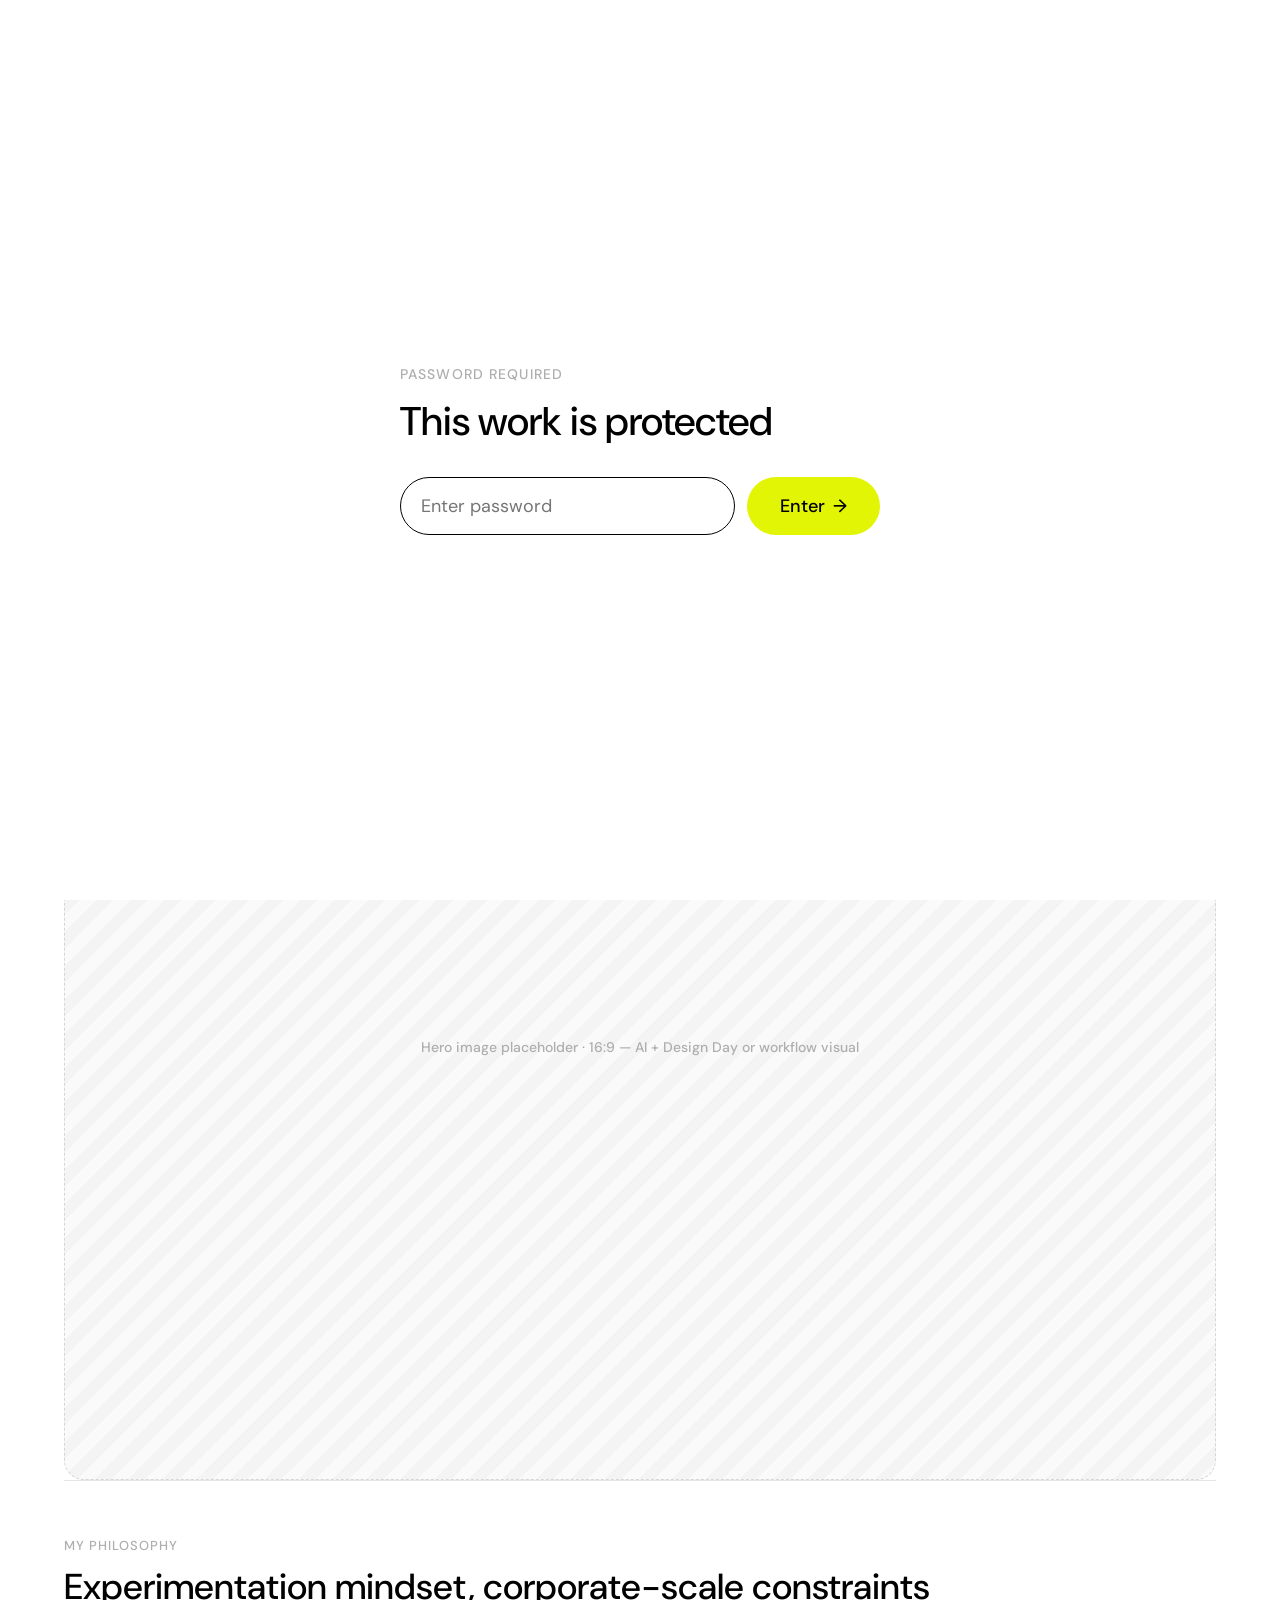
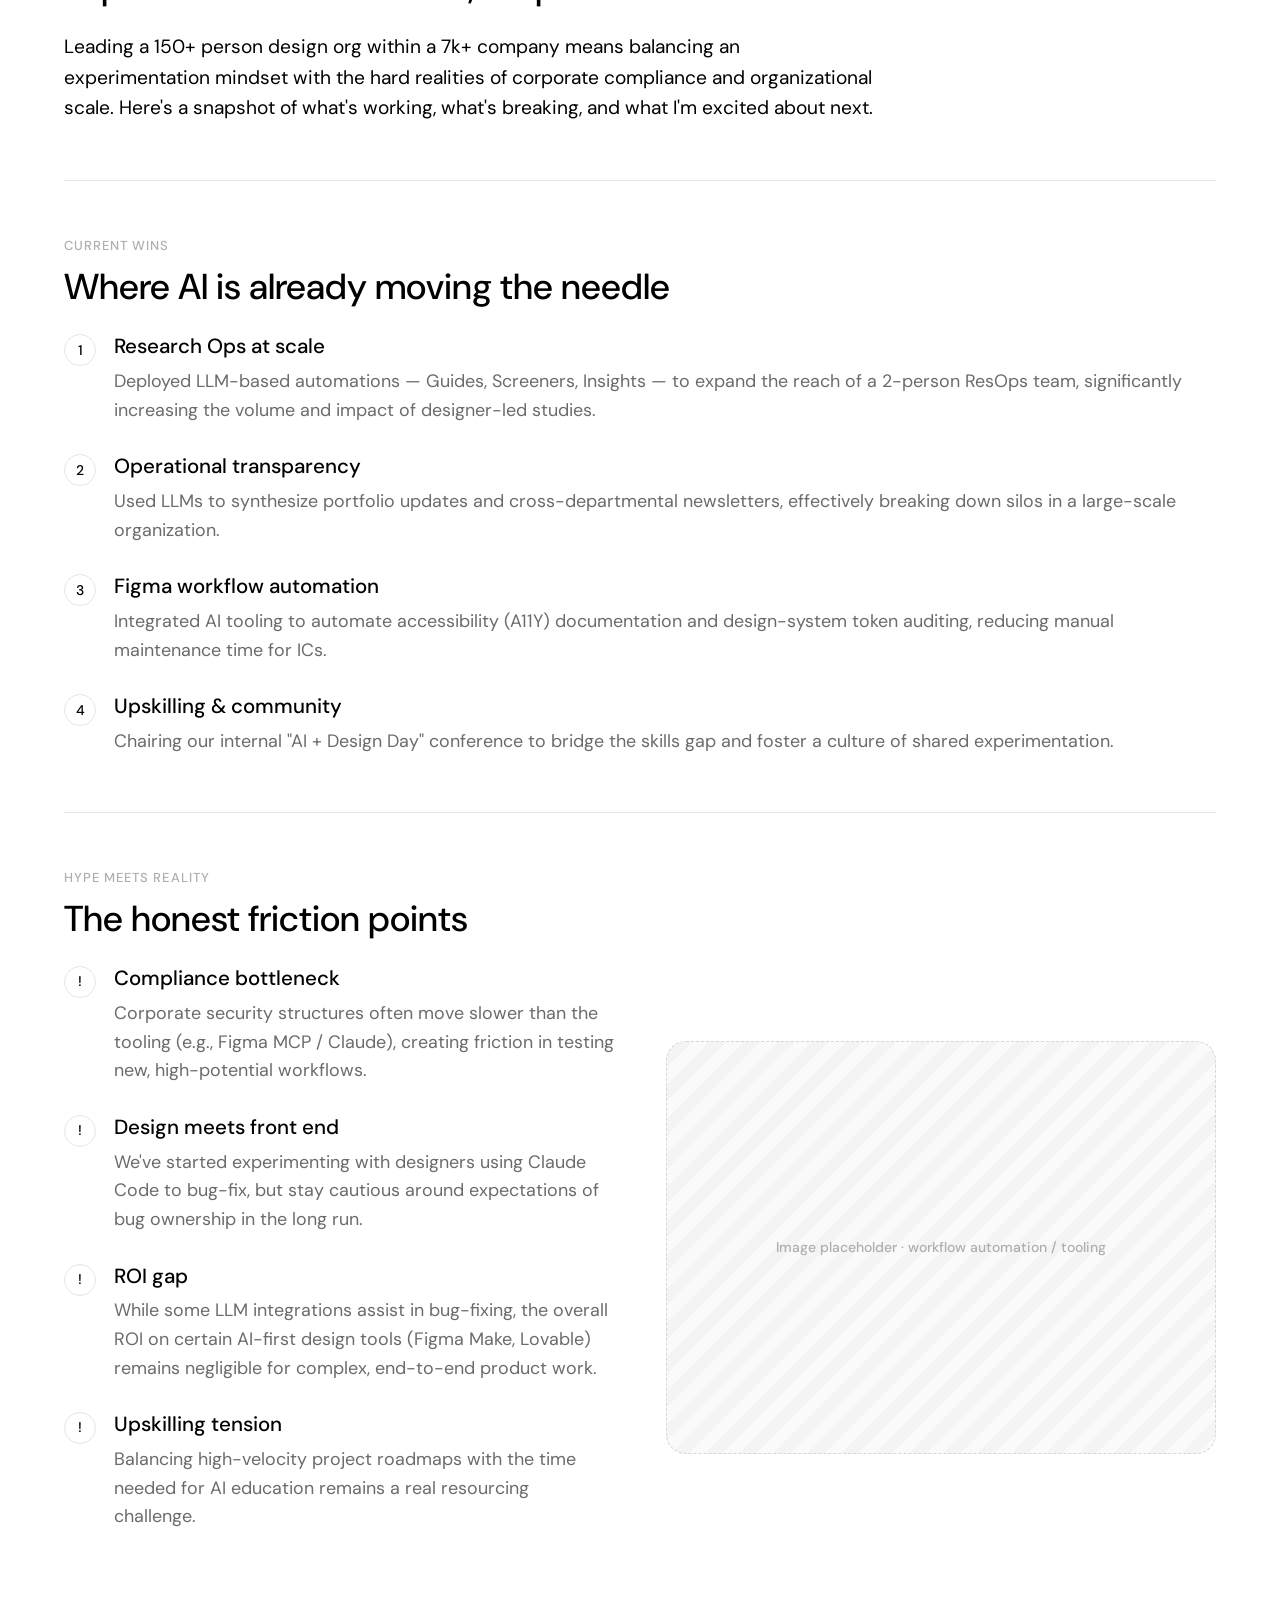
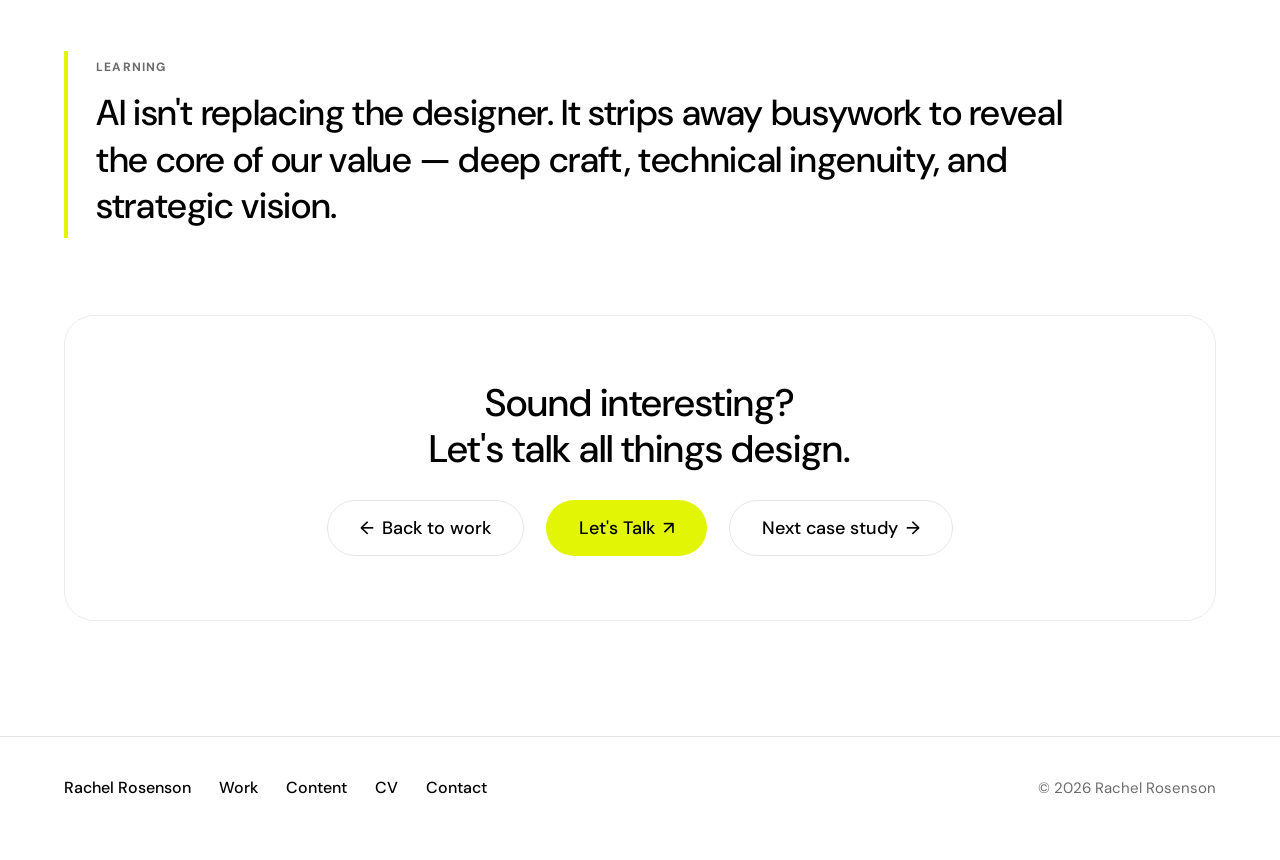
<file: case-studies/ai-org-evolution.html>
<!DOCTYPE html>
<html lang="en">
<head>
  <meta charset="UTF-8" />
  <meta name="viewport" content="width=device-width, initial-scale=1.0" />
  <title>AI Org Evolution — Rachel Rosenson</title>
  <meta name="description" content="AI Org Evolution at Zalando — pragmatically integrating AI across a 150+ person design org, balancing experimentation with compliance and scale." />

  <meta property="og:title" content="AI Org Evolution — Rachel Rosenson" />
  <meta property="og:description" content="Integrating AI across a 150+ person design org at Zalando." />
  <meta property="og:type" content="article" />

  <link rel="preconnect" href="https://fonts.googleapis.com" />
  <link rel="preconnect" href="https://fonts.gstatic.com" crossorigin />
  <link href="https://fonts.googleapis.com/css2?family=DM+Sans:opsz,wght@9..40,400;9..40,500;9..40,700&display=swap" rel="stylesheet" />

  <link rel="icon" href="../assets/images/profile.jpg" type="image/jpeg" />
  <link rel="stylesheet" href="../css/styles.css" />
  <script>
    if (history.scrollRestoration) history.scrollRestoration = 'manual';
    window.addEventListener('load', () => window.scrollTo(0, 0));
  </script>
</head>
<body>
  <!-- ================= NAV ================= -->
  <header class="nav" id="top">
    <a class="nav__brand" href="../index.html#top" aria-label="Rachel Rosenson — home">
      <img class="nav__avatar" src="../assets/images/profile.jpg" alt="Rachel Rosenson" />
      <span class="nav__name">Rachel Rosenson</span>
    </a>

    <nav class="nav__links" aria-label="Primary">
      <a href="../index.html#work">Work</a>
      <a href="../index.html#content">Content</a>
      <a href="https://drive.google.com/file/d/1DQpdxAFUiLNbOBtYfV8PcNjRHgSVkIpO/view?usp=sharing" target="_blank" rel="noopener">CV</a>
      <a href="../index.html#contact">Contact</a>
    </nav>

    <button class="nav__toggle" aria-label="Open menu" aria-expanded="false" aria-controls="mobile-menu">
      <span></span><span></span>
    </button>
  </header>

  <!-- Mobile menu -->
  <div class="mobile-menu" id="mobile-menu" hidden>
    <a href="../index.html#work">Work</a>
    <a href="../index.html#content">Content</a>
    <a href="https://drive.google.com/file/d/1DQpdxAFUiLNbOBtYfV8PcNjRHgSVkIpO/view?usp=sharing" target="_blank" rel="noopener">CV</a>
    <a href="../index.html#contact">Contact</a>
  </div>

  <main class="cs">
    <a class="cs-back" href="../index.html#work"><span aria-hidden="true">←</span> Back to work</a>

    <!-- ===== HERO ===== -->
    <header class="cs-hero">
      <p class="cs-eyebrow"><span class="cs-eyebrow__num">05</span> Case Study</p>
      <h1 class="cs-title">AI Org Evolution</h1>
      <div class="cs-meta">
        <div class="cs-meta__item">
          <span class="cs-meta__label">Company</span>
          <span class="cs-meta__value">Zalando</span>
        </div>
        <div class="cs-meta__item">
          <span class="cs-meta__label">My Role</span>
          <span class="cs-meta__value">Head of Design</span>
        </div>
        <div class="cs-meta__item">
          <span class="cs-meta__label">Scope</span>
          <span class="cs-meta__value">150+ Person Design Org</span>
        </div>
      </div>
      <p class="cs-summary">
        In an era of AI hype, we are in <strong>early experiments — not defined best
        practices</strong>. We aren't trying to "solve" AI; we are iteratively integrating it
        to move the needle on designer velocity and business impact.
      </p>
    </header>

    <!-- ===== HERO IMAGE ===== -->
    <div class="cs-ph cs-ph--wide" role="img" aria-label="Hero image placeholder">
      <span class="cs-ph__inner">Hero image placeholder · 16:9 — AI + Design Day or workflow visual</span>
    </div>

    <!-- ===== PHILOSOPHY ===== -->
    <section class="cs-block">
      <p class="cs-block__label">My Philosophy</p>
      <h2 class="cs-block__title">Experimentation mindset, corporate-scale constraints</h2>
      <p class="cs-block__text">
        Leading a 150+ person design org within a 7k+ company means balancing an
        experimentation mindset with the hard realities of corporate compliance and
        organizational scale. Here's a snapshot of what's working, what's breaking, and
        what I'm excited about next.
      </p>
    </section>

    <!-- ===== CURRENT WINS ===== -->
    <section class="cs-block">
      <p class="cs-block__label">Current Wins</p>
      <h2 class="cs-block__title">Where AI is already moving the needle</h2>
      <ol class="cs-moves">
        <li class="cs-move">
          <span class="cs-move__num">1</span>
          <div class="cs-move__body">
            <h3 class="cs-move__title">Research Ops at scale</h3>
            <p class="cs-move__text">Deployed LLM-based automations — Guides, Screeners, Insights — to expand the reach of a 2-person ResOps team, significantly increasing the volume and impact of designer-led studies.</p>
          </div>
        </li>
        <li class="cs-move">
          <span class="cs-move__num">2</span>
          <div class="cs-move__body">
            <h3 class="cs-move__title">Operational transparency</h3>
            <p class="cs-move__text">Used LLMs to synthesize portfolio updates and cross-departmental newsletters, effectively breaking down silos in a large-scale organization.</p>
          </div>
        </li>
        <li class="cs-move">
          <span class="cs-move__num">3</span>
          <div class="cs-move__body">
            <h3 class="cs-move__title">Figma workflow automation</h3>
            <p class="cs-move__text">Integrated AI tooling to automate accessibility (A11Y) documentation and design-system token auditing, reducing manual maintenance time for ICs.</p>
          </div>
        </li>
        <li class="cs-move">
          <span class="cs-move__num">4</span>
          <div class="cs-move__body">
            <h3 class="cs-move__title">Upskilling &amp; community</h3>
            <p class="cs-move__text">Chairing our internal "AI + Design Day" conference to bridge the skills gap and foster a culture of shared experimentation.</p>
          </div>
        </li>
      </ol>
    </section>

    <!-- ===== HYPE MEETS REALITY ===== -->
    <section class="cs-block">
      <p class="cs-block__label">Hype Meets Reality</p>
      <h2 class="cs-block__title">The honest friction points</h2>
      <div class="cs-split">
        <ol class="cs-moves">
          <li class="cs-move">
            <span class="cs-move__num">!</span>
            <div class="cs-move__body">
              <h3 class="cs-move__title">Compliance bottleneck</h3>
              <p class="cs-move__text">Corporate security structures often move slower than the tooling (e.g., Figma MCP / Claude), creating friction in testing new, high-potential workflows.</p>
            </div>
          </li>
          <li class="cs-move">
            <span class="cs-move__num">!</span>
            <div class="cs-move__body">
              <h3 class="cs-move__title">Design meets front end</h3>
              <p class="cs-move__text">We've started experimenting with designers using Claude Code to bug-fix, but stay cautious around expectations of bug ownership in the long run.</p>
            </div>
          </li>
          <li class="cs-move">
            <span class="cs-move__num">!</span>
            <div class="cs-move__body">
              <h3 class="cs-move__title">ROI gap</h3>
              <p class="cs-move__text">While some LLM integrations assist in bug-fixing, the overall ROI on certain AI-first design tools (Figma Make, Lovable) remains negligible for complex, end-to-end product work.</p>
            </div>
          </li>
          <li class="cs-move">
            <span class="cs-move__num">!</span>
            <div class="cs-move__body">
              <h3 class="cs-move__title">Upskilling tension</h3>
              <p class="cs-move__text">Balancing high-velocity project roadmaps with the time needed for AI education remains a real resourcing challenge.</p>
            </div>
          </li>
        </ol>
        <div class="cs-split__media">
          <div class="cs-ph" role="img" aria-label="AI workflow image placeholder">
            <span class="cs-ph__inner">Image placeholder · workflow automation / tooling</span>
          </div>
        </div>
      </div>
    </section>

    <!-- ===== LEARNING ===== -->
    <figure class="cs-quote">
      <p class="cs-quote__label">Learning</p>
      <blockquote>AI isn't replacing the designer. It strips away busywork to reveal the core of our value — deep craft, technical ingenuity, and strategic vision.</blockquote>
    </figure>

    <!-- ===== CTA ===== -->
    <section class="cs-cta">
      <h2 class="cs-cta__title">Sound interesting?<br />Let's talk all things design.</h2>
      <div class="hero__actions">
        <a class="btn btn--outline" href="../index.html#work"><span aria-hidden="true">←</span> Back to work</a>
        <a class="btn btn--primary" href="mailto:rosensonr@gmail.com">Let's Talk <span class="btn__arrow" aria-hidden="true">↗</span></a>
        <a class="btn btn--outline" href="strategic-foresight.html">Next case study <span aria-hidden="true">→</span></a>
      </div>
    </section>
  </main>

  <!-- ================= FOOTER ================= -->
  <footer class="footer">
    <nav class="footer__links" aria-label="Footer">
      <a href="../index.html#top">Rachel Rosenson</a>
      <a href="../index.html#work">Work</a>
      <a href="../index.html#content">Content</a>
      <a href="https://drive.google.com/file/d/1DQpdxAFUiLNbOBtYfV8PcNjRHgSVkIpO/view?usp=sharing" target="_blank" rel="noopener">CV</a>
      <a href="../index.html#contact">Contact</a>
    </nav>
    <p class="footer__copy">© <span id="year"></span> Rachel Rosenson</p>
  </footer>

  <script src="../js/casestudy.js"></script>
  <script src="../js/main.js" defer></script>
</body>
</html>
</file>
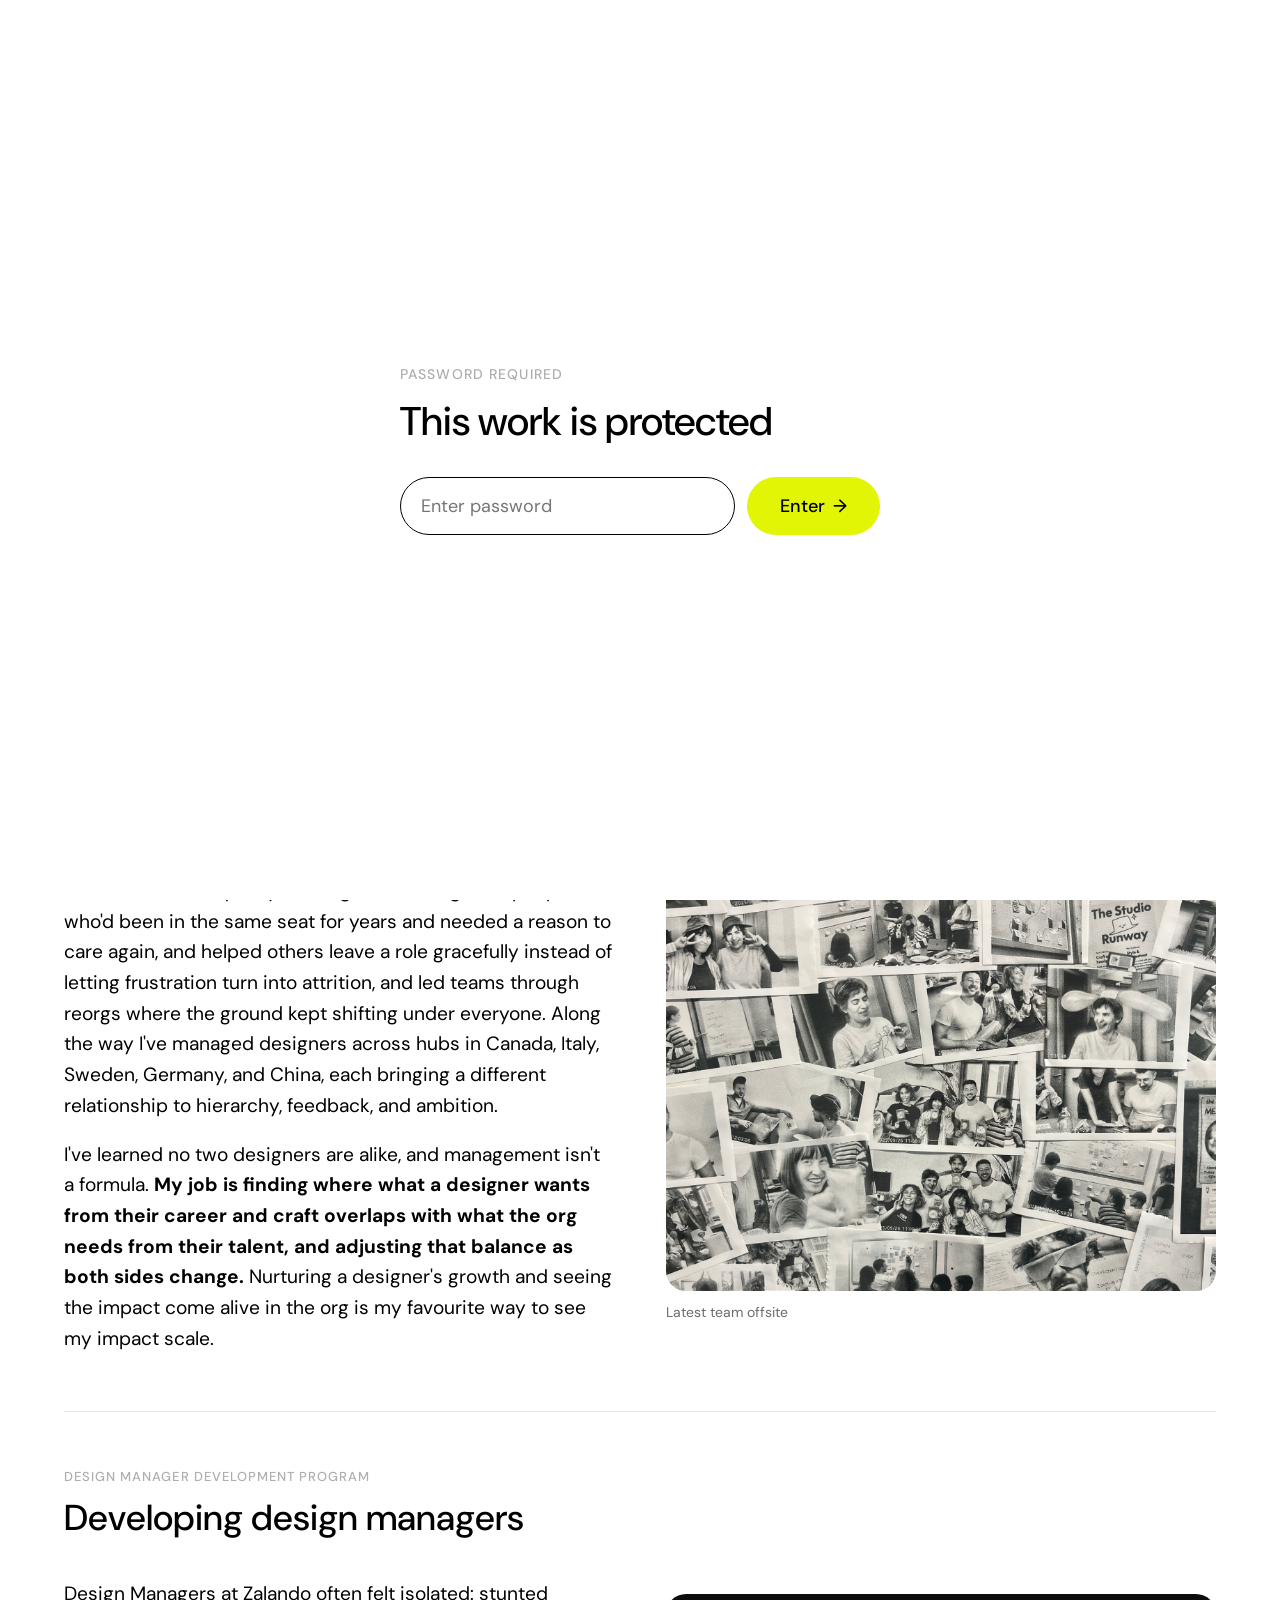
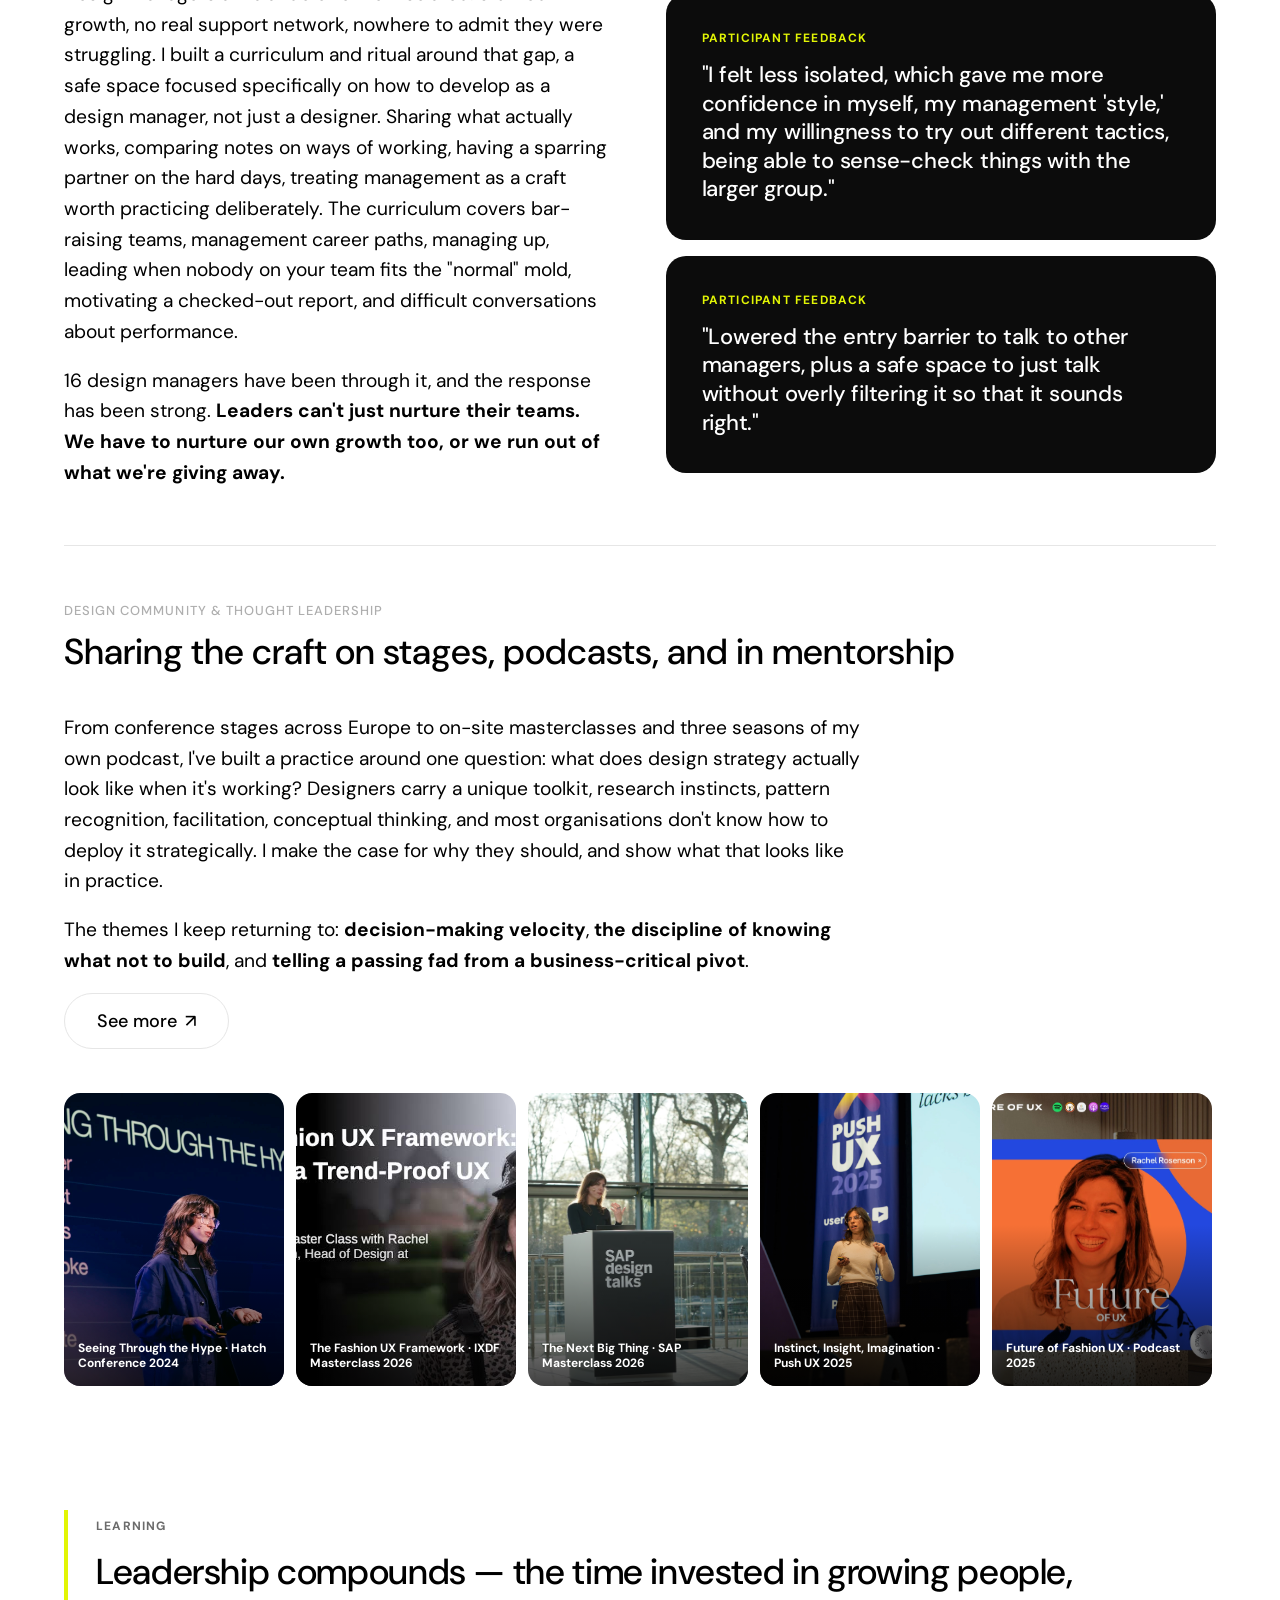
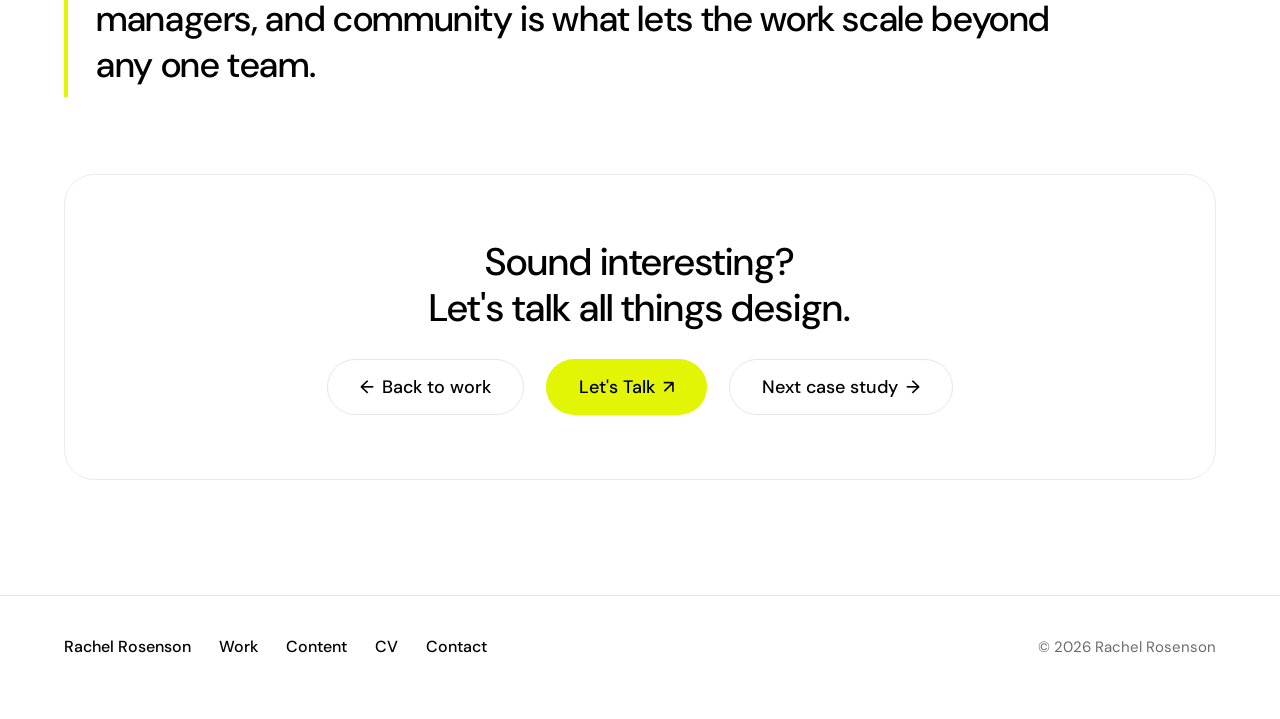
<file: case-studies/leadership-highlights.html>
<!DOCTYPE html>
<html lang="en">
<head>
  <meta charset="UTF-8" />
  <meta name="viewport" content="width=device-width, initial-scale=1.0" />
  <title>Leadership Highlights | Rachel Rosenson</title>
  <meta name="description" content="Leadership Highlights — coaching designers to growth, building a Design Manager development program, thought leadership, and D&I partnership." />

  <meta property="og:title" content="Leadership Highlights | Rachel Rosenson" />
  <meta property="og:description" content="Growing designers, managers, and community through coaching and culture." />
  <meta property="og:type" content="article" />

  <link rel="preconnect" href="https://fonts.googleapis.com" />
  <link rel="preconnect" href="https://fonts.gstatic.com" crossorigin />
  <link href="https://fonts.googleapis.com/css2?family=DM+Sans:opsz,wght@9..40,400;9..40,500;9..40,700&display=swap" rel="stylesheet" />

  <link rel="icon" href="../assets/images/profile.jpg" type="image/jpeg" />
  <link rel="stylesheet" href="../css/styles.css" />
  <script>
    if (history.scrollRestoration) history.scrollRestoration = 'manual';
    window.addEventListener('load', () => window.scrollTo(0, 0));
  </script>
</head>
<body>
  <!-- ================= NAV ================= -->
  <header class="nav" id="top">
    <a class="nav__brand" href="../index.html#top" aria-label="Rachel Rosenson, home">
      <img class="nav__avatar" src="../assets/images/profile.jpg" alt="Rachel Rosenson" />
      <span class="nav__name">Rachel Rosenson</span>
    </a>

    <nav class="nav__links" aria-label="Primary">
      <a href="../index.html#work">Work</a>
      <a href="../index.html#content">Content</a>
      <a href="https://drive.google.com/file/d/1DQpdxAFUiLNbOBtYfV8PcNjRHgSVkIpO/view?usp=sharing" target="_blank" rel="noopener">CV</a>
      <a href="../index.html#contact">Contact</a>
    </nav>

    <button class="nav__toggle" aria-label="Open menu" aria-expanded="false" aria-controls="mobile-menu">
      <span></span><span></span>
    </button>
  </header>

  <!-- Mobile menu -->
  <div class="mobile-menu" id="mobile-menu" hidden>
    <a href="../index.html#work">Work</a>
    <a href="../index.html#content">Content</a>
    <a href="https://drive.google.com/file/d/1DQpdxAFUiLNbOBtYfV8PcNjRHgSVkIpO/view?usp=sharing" target="_blank" rel="noopener">CV</a>
    <a href="../index.html#contact">Contact</a>
  </div>

  <main class="cs">
    <a class="cs-back" href="../index.html#work"><span aria-hidden="true">←</span> Back to work</a>

    <!-- ===== HERO ===== -->
    <header class="cs-hero">
      <p class="cs-eyebrow"><span class="cs-eyebrow__num">04</span> Case Study</p>
      <h1 class="cs-title">Leadership Highlights</h1>
      <div class="cs-meta">
        <div class="cs-meta__item">
          <span class="cs-meta__label">Company</span>
          <span class="cs-meta__value">Cross-company</span>
        </div>
        <div class="cs-meta__item">
          <span class="cs-meta__label">My Role</span>
          <span class="cs-meta__value">Design Leadership</span>
        </div>
        <div class="cs-meta__item">
          <span class="cs-meta__label">Focus</span>
          <span class="cs-meta__value">Ops · People · Community</span>
        </div>
      </div>
      <p class="cs-summary">
        I am a people lead for <strong>product designers, design operation managers, and user researchers</strong>. I invest
        in the people and culture behind the work by coaching designers, growing managers,
        shaping community, and standing up for inclusion.
      </p>
    </header>

    <!-- ===== COACHING ===== -->
    <section class="cs-block">
      <p class="cs-block__label">Coaching designers to growth</p>
      <h2 class="cs-block__title">Managing a diverse set of designers — in culture, seniority, and aspiration</h2>
      <div class="cs-split">
        <div>
          <p class="cs-block__text">I've coached designers into their next promotion, and sat with others who were quietly burning out. I've reignited people who'd been in the same seat for years and needed a reason to care again, and helped others leave a role gracefully instead of letting frustration turn into attrition, and led teams through reorgs where the ground kept shifting under everyone. Along the way I've managed designers across hubs in Canada, Italy, Sweden, Germany, and China, each bringing a different relationship to hierarchy, feedback, and ambition.</p>
          <p class="cs-block__text">I've learned no two designers are alike, and management isn't a formula. <strong>My job is finding where what a designer wants from their career and craft overlaps with what the org needs from their talent, and adjusting that balance as both sides change.</strong> Nurturing a designer's growth and seeing the impact come alive in the org is my favourite way to see my impact scale.</p>
        </div>
        <div class="cs-split__media">
          <figure style="margin:0;">
            <img src="../assets/casestudyimages/leadership-coaching.png" alt="Coaching designers to growth" style="width:100%;border-radius:20px;display:block;" />
            <figcaption style="margin-top:12px;font-size:14px;color:var(--muted);">Latest team offsite</figcaption>
          </figure>
        </div>
      </div>
    </section>

    <!-- ===== MANAGER PROGRAM ===== -->
    <section class="cs-block">
      <p class="cs-block__label">Design Manager Development Program</p>
      <h2 class="cs-block__title">Developing design managers</h2>
      <div class="cs-split" style="margin-top: clamp(28px, 4vw, 40px);">
        <div>
          <p class="cs-block__text">Design Managers at Zalando often felt isolated: stunted growth, no real support network, nowhere to admit they were struggling. I built a curriculum and ritual around that gap, a safe space focused specifically on how to develop as a design manager, not just a designer. Sharing what actually works, comparing notes on ways of working, having a sparring partner on the hard days, treating management as a craft worth practicing deliberately. The curriculum covers bar-raising teams, management career paths, managing up, leading when nobody on your team fits the "normal" mold, motivating a checked-out report, and difficult conversations about performance.</p>
          <p class="cs-block__text">16 design managers have been through it, and the response has been strong. <strong>Leaders can't just nurture their teams. We have to nurture our own growth too, or we run out of what we're giving away.</strong></p>
        </div>
        <div style="display: flex; flex-direction: column; gap: 16px;">
          <figure class="cs-quote" style="border: none; padding: clamp(24px,3vw,36px); margin: 0; background: #0c0c0c; border-radius: 20px;">
            <p class="cs-quote__label" style="color: var(--accent);">Participant Feedback</p>
            <blockquote style="font-size: clamp(18px, 2vw, 22px); color: #fff; font-weight: 500; margin: 0;">"I felt less isolated, which gave me more confidence in myself, my management 'style,' and my willingness to try out different tactics, being able to sense-check things with the larger group."</blockquote>
          </figure>
          <figure class="cs-quote" style="border: none; padding: clamp(24px,3vw,36px); margin: 0; background: #0c0c0c; border-radius: 20px;">
            <p class="cs-quote__label" style="color: var(--accent);">Participant Feedback</p>
            <blockquote style="font-size: clamp(18px, 2vw, 22px); color: #fff; font-weight: 500; margin: 0;">"Lowered the entry barrier to talk to other managers, plus a safe space to just talk without overly filtering it so that it sounds right."</blockquote>
          </figure>
        </div>
      </div>
    </section>

    <!-- ===== THOUGHT LEADERSHIP ===== -->
    <section class="cs-block">
      <p class="cs-block__label">Design Community &amp; Thought Leadership</p>
      <h2 class="cs-block__title">Sharing the craft on stages, podcasts, and in mentorship</h2>
      <div style="margin-top:clamp(28px,4vw,40px);max-width:800px;">
        <p class="cs-block__text">From conference stages across Europe to on-site masterclasses and three seasons of my own podcast, I've built a practice around one question: what does design strategy actually look like when it's working? Designers carry a unique toolkit, research instincts, pattern recognition, facilitation, conceptual thinking, and most organisations don't know how to deploy it strategically. I make the case for why they should, and show what that looks like in practice.</p>
        <p class="cs-block__text">The themes I keep returning to: <strong>decision-making velocity</strong>, <strong>the discipline of knowing what not to build</strong>, and <strong>telling a passing fad from a business-critical pivot</strong>.</p>
        <a href="../index.html#content" class="btn btn--outline" style="margin-top:16px;">See more <span aria-hidden="true">↗</span></a>
      </div>
      <div class="tl-carousel" style="margin-top:clamp(28px,4vw,40px);">
        <div class="tl-carousel__track">
          <a href="https://www.youtube.com/watch?v=bEqmOs09jD0" target="_blank" rel="noopener" style="background-image:url('../assets/images/hatch.jpg')"><span>Seeing Through the Hype · Hatch Conference 2024</span></a>
          <a href="https://ixdf.org/master-classes/the-fashion-ux-framework-become-a-trend-proof-ux-designer" target="_blank" rel="noopener" style="background-image:url('../assets/images/ixda.jpeg')"><span>The Fashion UX Framework · IXDF Masterclass 2026</span></a>
          <a href="http://sap.com/design/stories-resources/the-hype-detox" target="_blank" rel="noopener" style="background-image:url('../assets/images/sap.jpg')"><span>The Next Big Thing · SAP Masterclass 2026</span></a>
          <a href="https://www.pushconf.tv/instinct-insight-and-imagination/" target="_blank" rel="noopener" style="background-image:url('../assets/images/pushux.avif')"><span>Instinct, Insight, Imagination · Push UX 2025</span></a>
          <a href="https://open.spotify.com/show/7s2Cy6IIimjxE4zVES9wWs?si=7e0b866b41c04b3f&nd=1&dlsi=1e875156cec44303" target="_blank" rel="noopener" style="background-image:url('../assets/images/futureuxpodcast.webp')"><span>Future of Fashion UX · Podcast 2025</span></a>
          <a href="https://open.spotify.com/episode/4fCw3WGeTauERN00VZ0IeJ?si=1036f03493ed481c&nd=1&dlsi=bda66643f14e4e6e" target="_blank" rel="noopener" style="background-image:url('../assets/images/flexi.jpeg')"><span>Designing Your Way · Podcast 2025</span></a>
          <a href="https://open.spotify.com/show/7s2Cy6IIimjxE4zVES9wWs" target="_blank" rel="noopener" style="background-image:url('../assets/images/descender.jpeg')"><span>Descender · Host &amp; Creator, 3 seasons</span></a>
          <!-- duplicate set for seamless loop -->
          <a href="https://www.youtube.com/watch?v=bEqmOs09jD0" target="_blank" rel="noopener" style="background-image:url('../assets/images/hatch.jpg')"><span>Seeing Through the Hype · Hatch Conference 2024</span></a>
          <a href="https://ixdf.org/master-classes/the-fashion-ux-framework-become-a-trend-proof-ux-designer" target="_blank" rel="noopener" style="background-image:url('../assets/images/ixda.jpeg')"><span>The Fashion UX Framework · IXDF Masterclass 2026</span></a>
          <a href="http://sap.com/design/stories-resources/the-hype-detox" target="_blank" rel="noopener" style="background-image:url('../assets/images/sap.jpg')"><span>The Next Big Thing · SAP Masterclass 2026</span></a>
          <a href="https://www.pushconf.tv/instinct-insight-and-imagination/" target="_blank" rel="noopener" style="background-image:url('../assets/images/pushux.avif')"><span>Instinct, Insight, Imagination · Push UX 2025</span></a>
          <a href="https://open.spotify.com/show/7s2Cy6IIimjxE4zVES9wWs?si=7e0b866b41c04b3f&nd=1&dlsi=1e875156cec44303" target="_blank" rel="noopener" style="background-image:url('../assets/images/futureuxpodcast.webp')"><span>Future of Fashion UX · Podcast 2025</span></a>
          <a href="https://open.spotify.com/episode/4fCw3WGeTauERN00VZ0IeJ?si=1036f03493ed481c&nd=1&dlsi=bda66643f14e4e6e" target="_blank" rel="noopener" style="background-image:url('../assets/images/flexi.jpeg')"><span>Designing Your Way · Podcast 2025</span></a>
          <a href="https://open.spotify.com/show/7s2Cy6IIimjxE4zVES9wWs" target="_blank" rel="noopener" style="background-image:url('../assets/images/descender.jpeg')"><span>Descender · Host &amp; Creator, 3 seasons</span></a>
        </div>
      </div>
    </section>

    <!-- ===== LEARNING ===== -->
    <figure class="cs-quote">
      <p class="cs-quote__label">Learning</p>
      <blockquote>Leadership compounds — the time invested in growing people, managers, and community is what lets the work scale beyond any one team.</blockquote>
    </figure>

    <!-- ===== CTA ===== -->
    <section class="cs-cta">
      <h2 class="cs-cta__title">Sound interesting?<br />Let's talk all things design.</h2>
      <div class="hero__actions">
        <a class="btn btn--outline" href="../index.html#work"><span aria-hidden="true">←</span> Back to work</a>
        <a class="btn btn--primary" href="mailto:rosensonr@gmail.com">Let's Talk <span class="btn__arrow" aria-hidden="true">↗</span></a>
        <a class="btn btn--outline" href="design-x-ai.html">Next case study <span aria-hidden="true">→</span></a>
      </div>
    </section>
  </main>

  <!-- ================= FOOTER ================= -->
  <footer class="footer">
    <nav class="footer__links" aria-label="Footer">
      <a href="../index.html#top">Rachel Rosenson</a>
      <a href="../index.html#work">Work</a>
      <a href="../index.html#content">Content</a>
      <a href="https://drive.google.com/file/d/1DQpdxAFUiLNbOBtYfV8PcNjRHgSVkIpO/view?usp=sharing" target="_blank" rel="noopener">CV</a>
      <a href="../index.html#contact">Contact</a>
    </nav>
    <p class="footer__copy">© <span id="year"></span> Rachel Rosenson</p>
  </footer>

  <script src="../js/casestudy.js"></script>
  <script src="../js/main.js" defer></script>
</body>
</html>
</file>
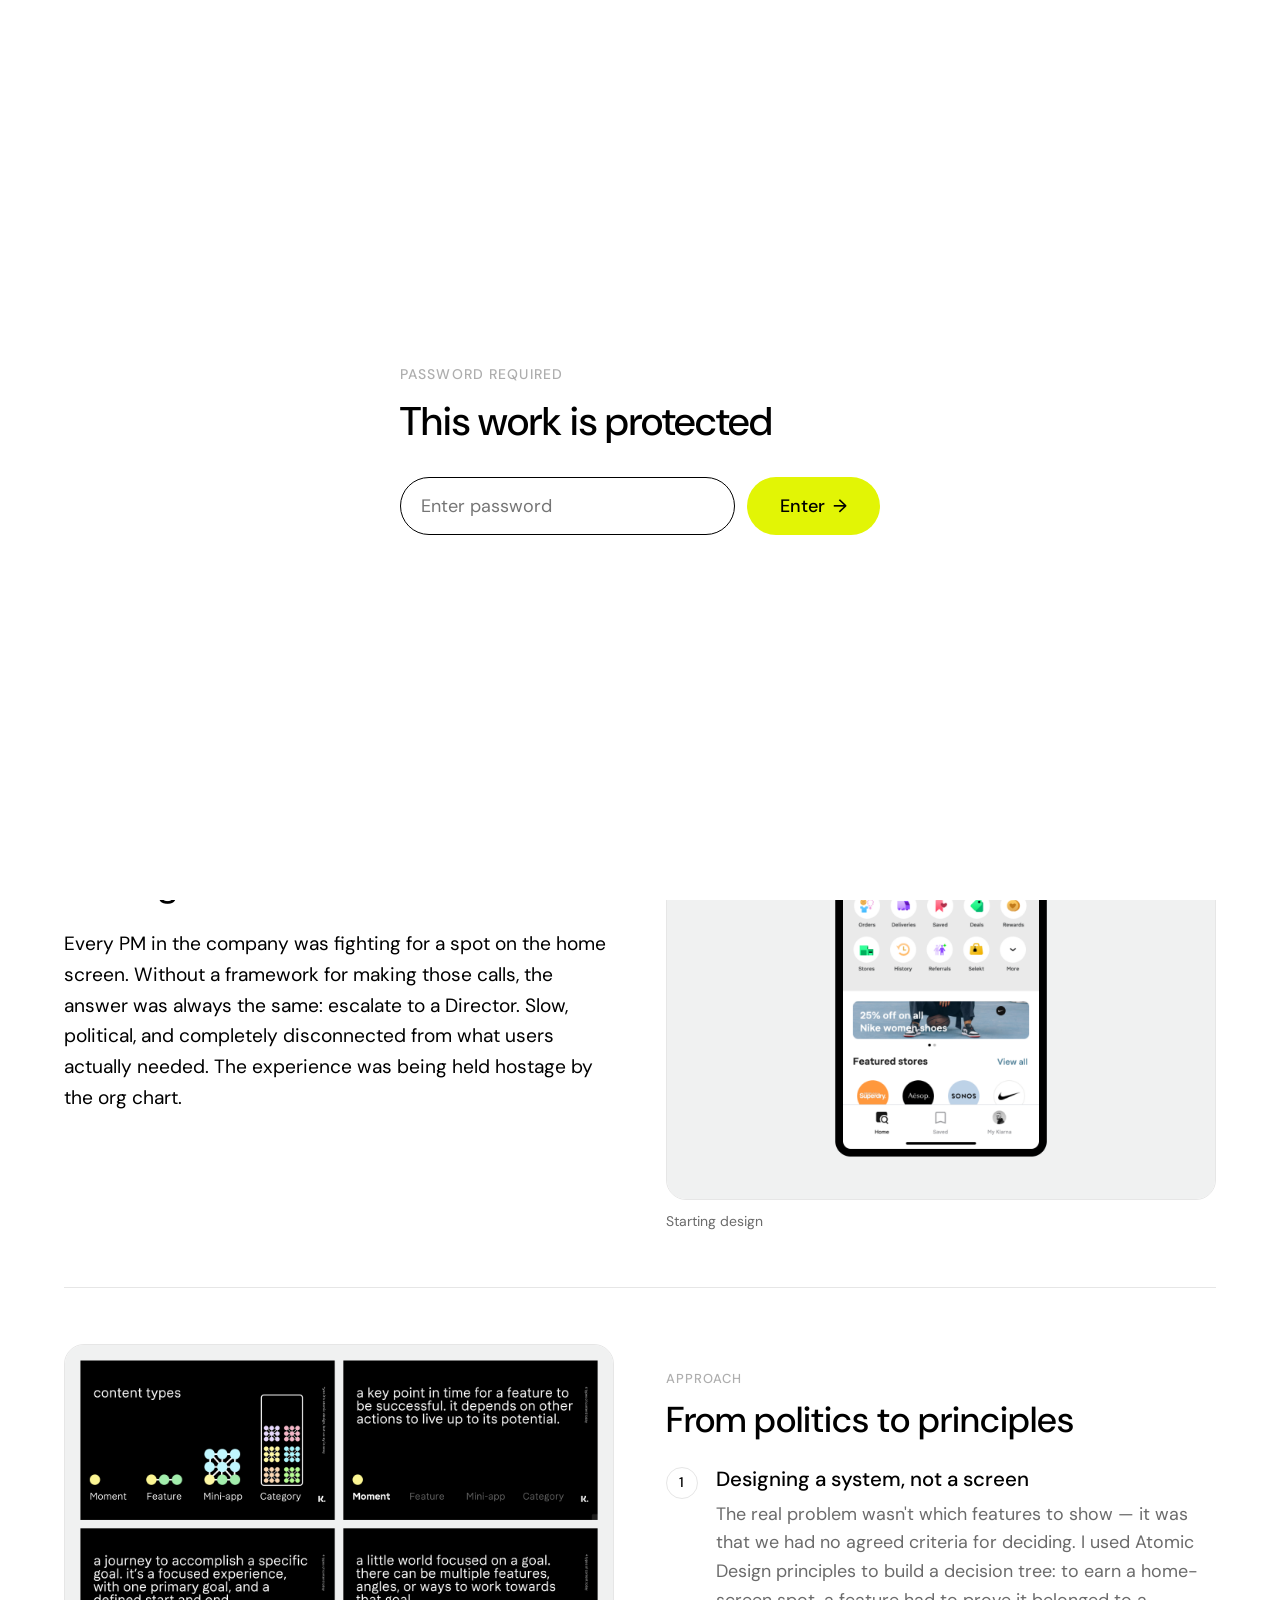
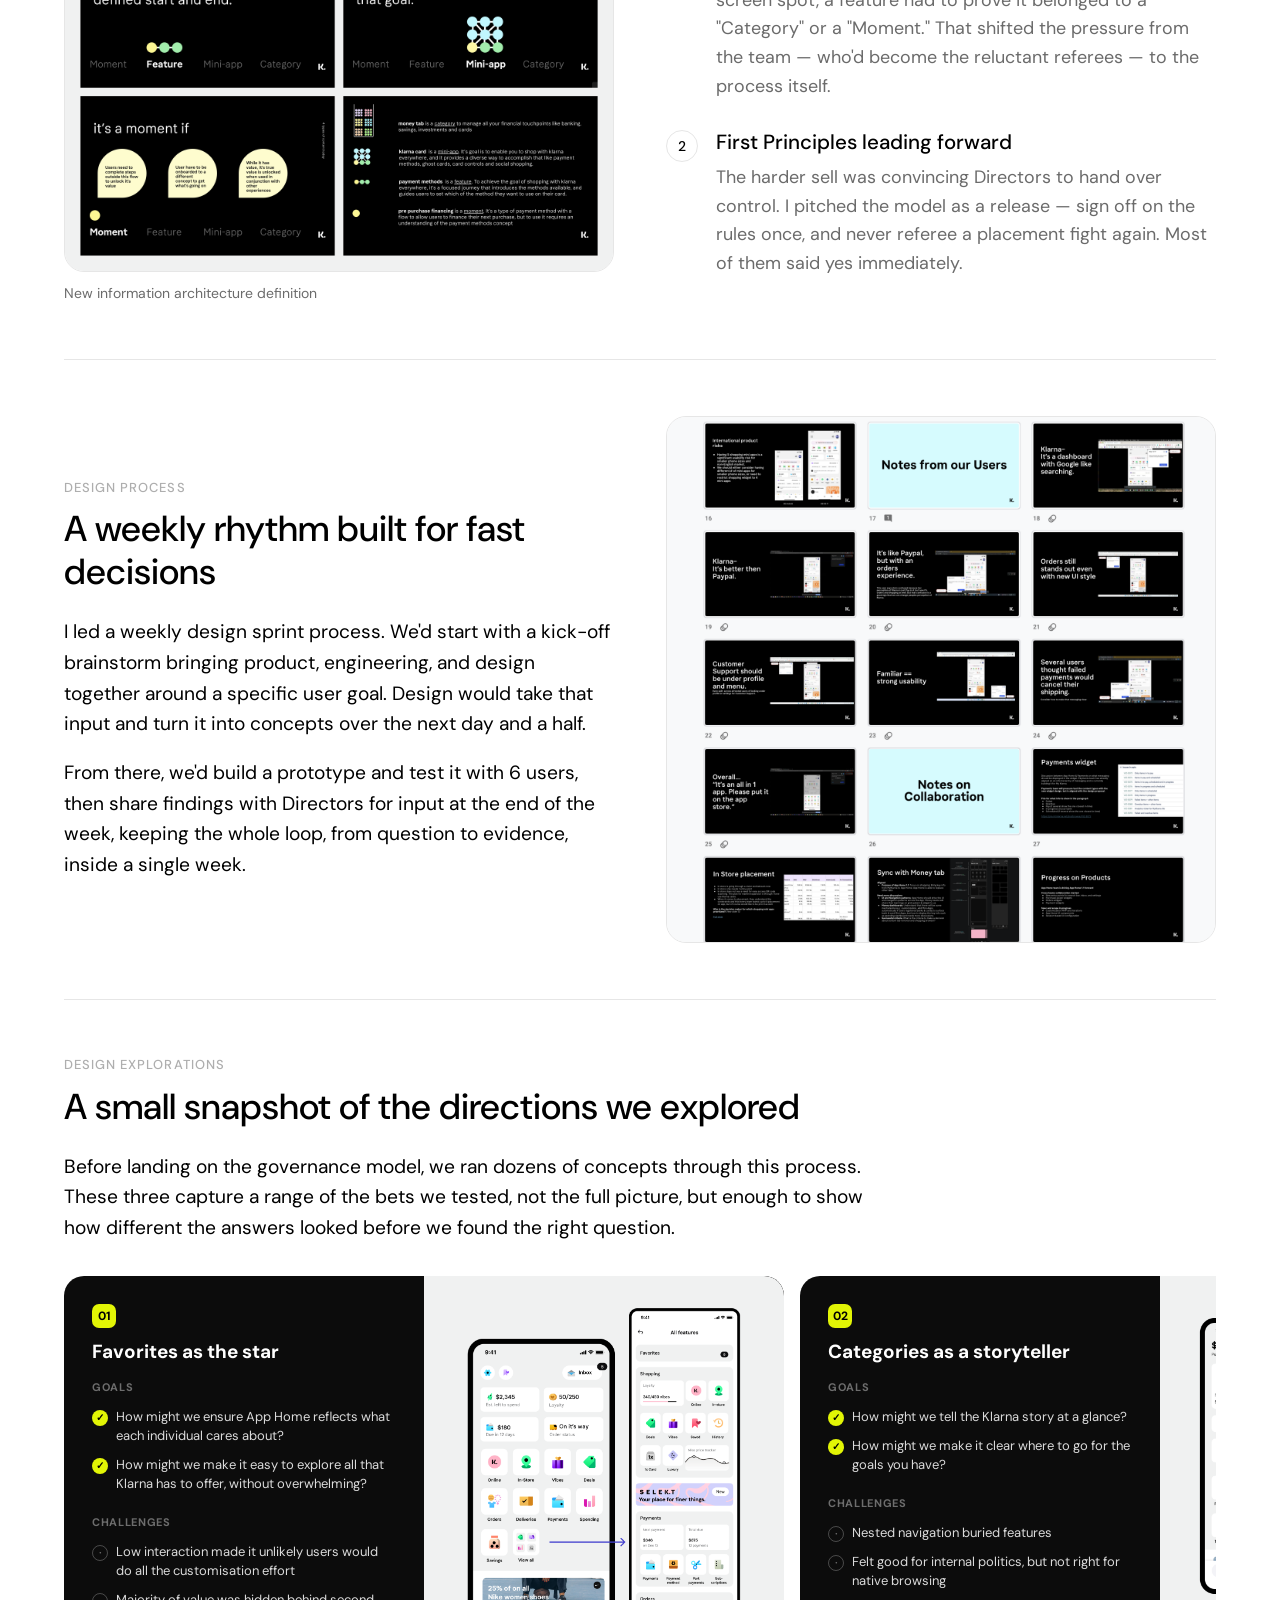
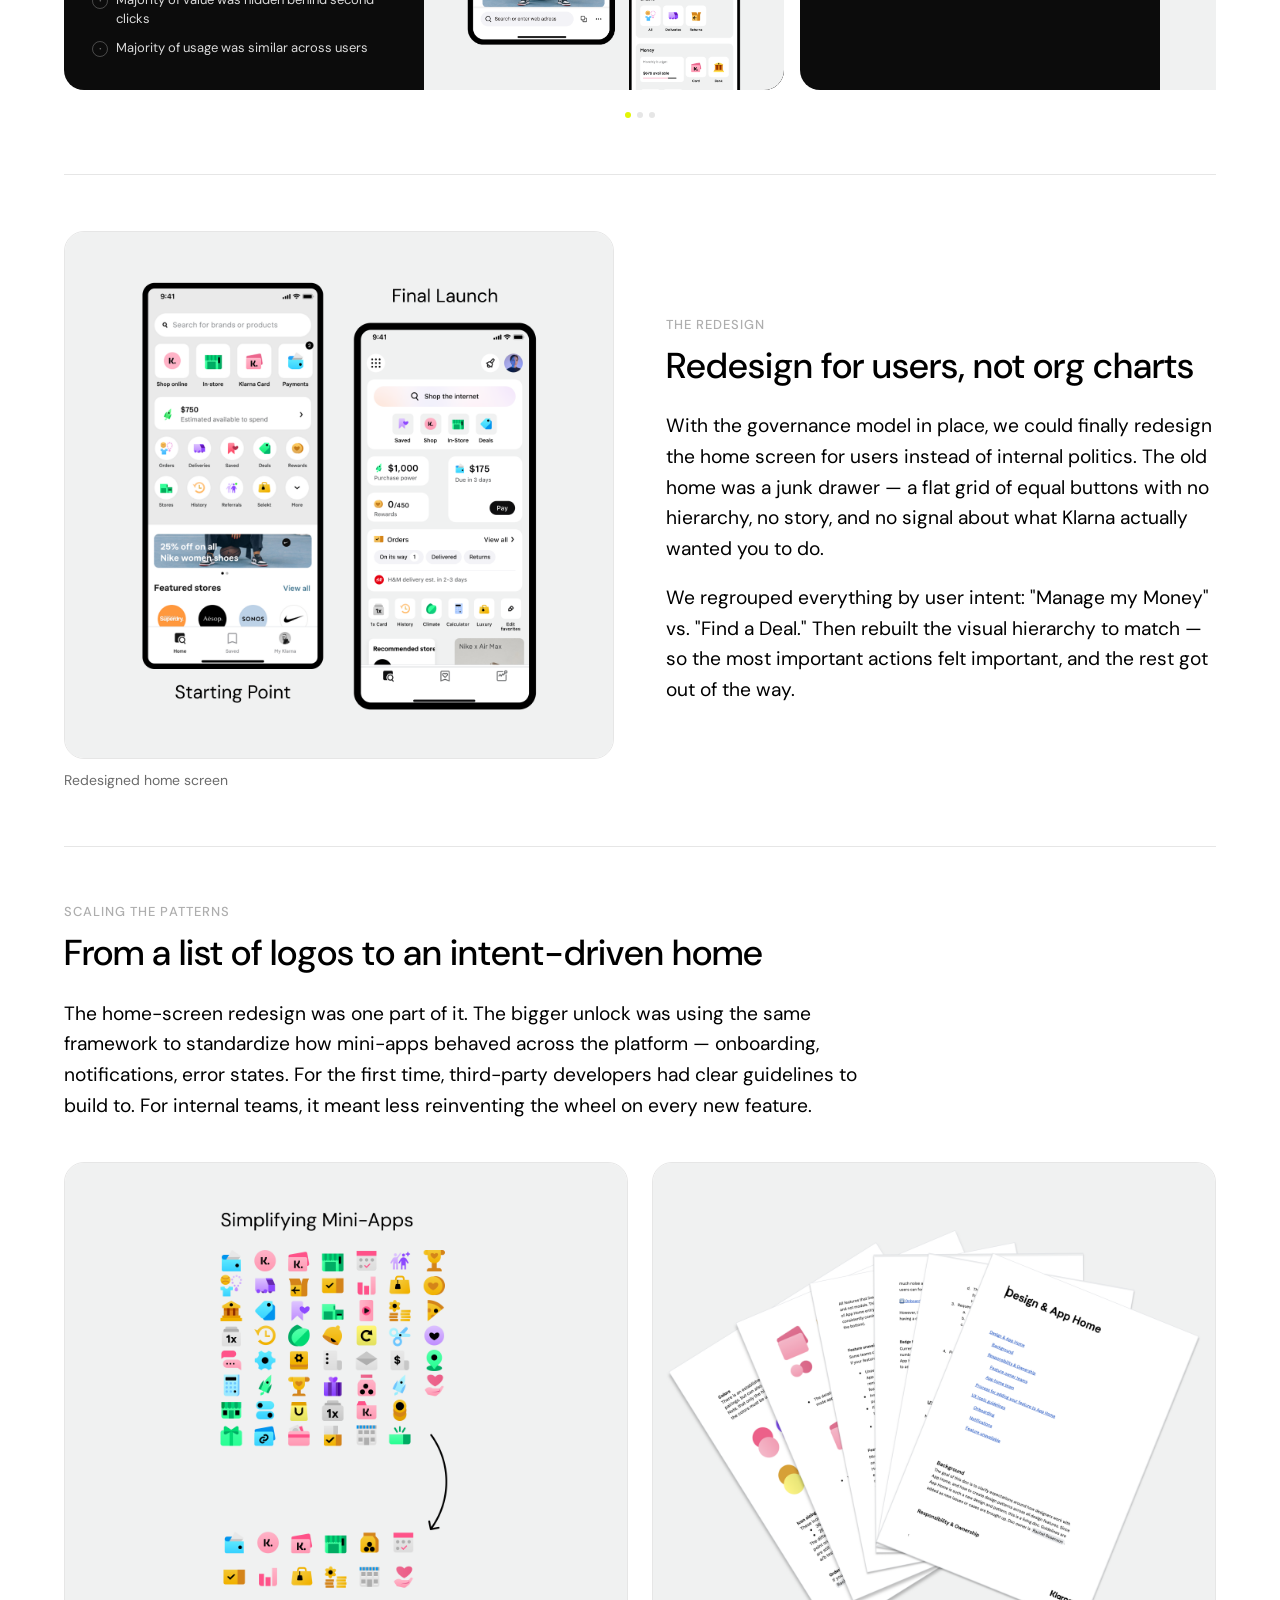
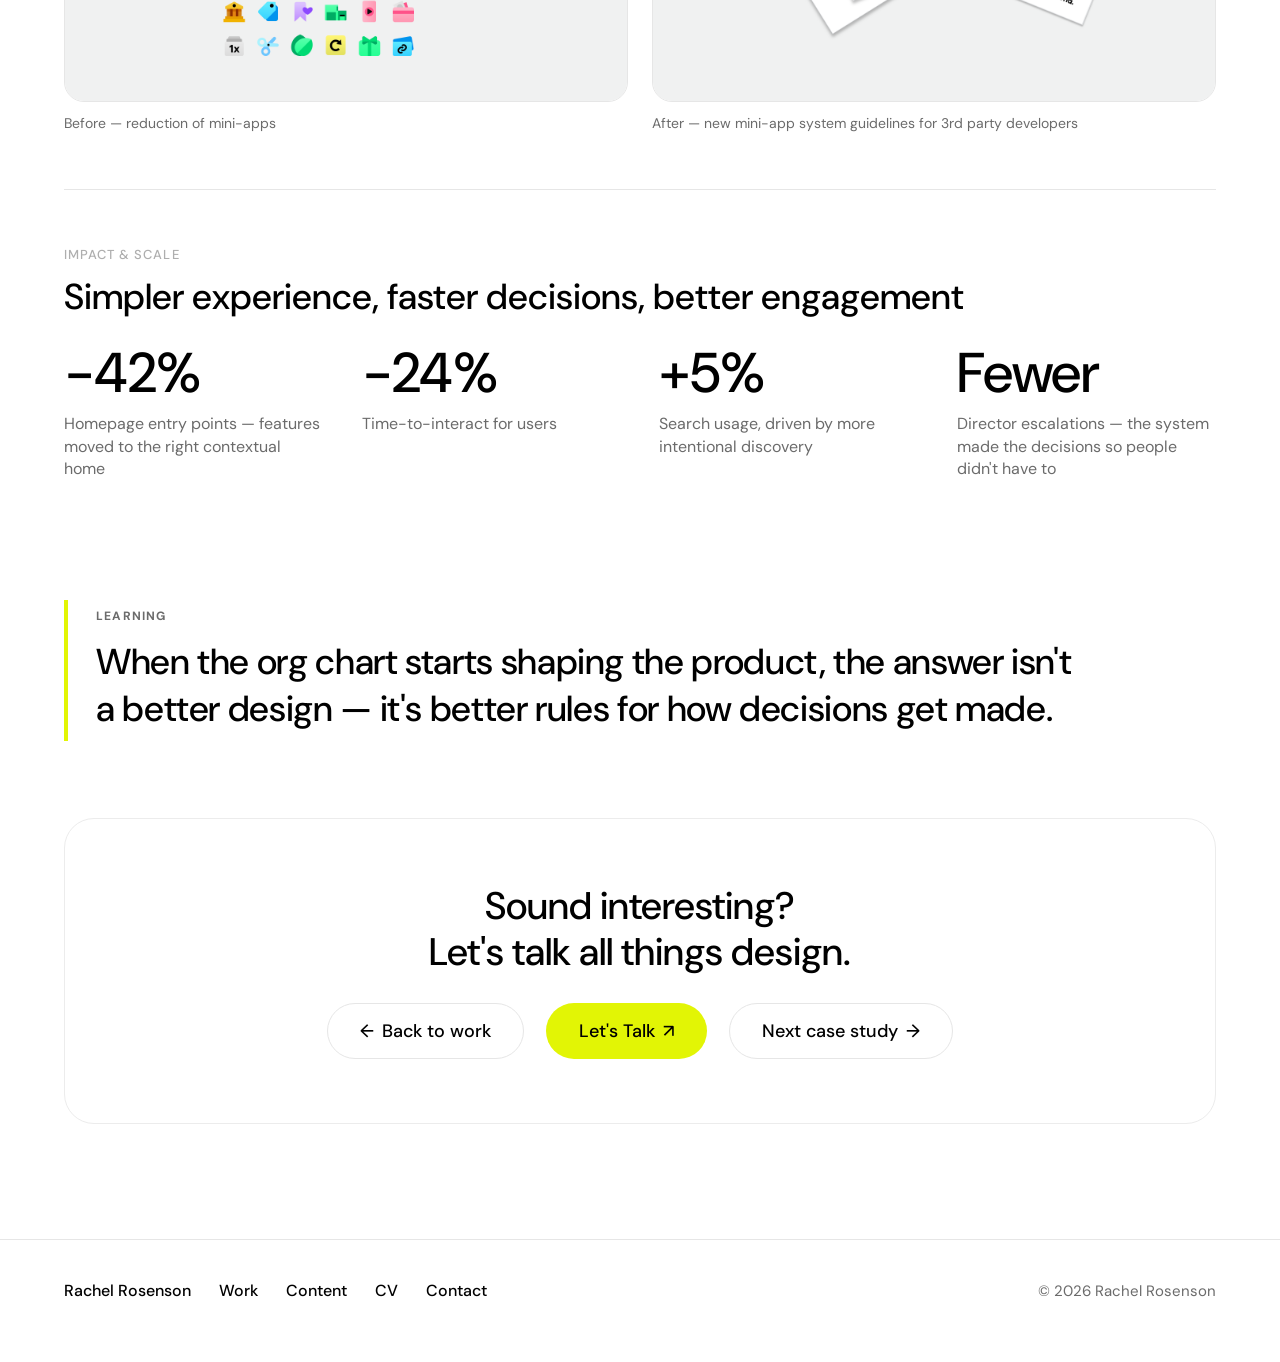
<file: case-studies/ux-governance.html>
<!DOCTYPE html>
<html lang="en">
<head>
  <meta charset="UTF-8" />
  <meta name="viewport" content="width=device-width, initial-scale=1.0" />
  <title>UX Governance Model | Rachel Rosenson</title>
  <meta name="description" content="UX Governance at Klarna — turning home-screen political battles into a principle-based design system for a Financial Super-App." />

  <meta property="og:title" content="UX Governance Model | Rachel Rosenson" />
  <meta property="og:description" content="A principle-based design system for Klarna's Super-App navigation." />
  <meta property="og:type" content="article" />

  <link rel="preconnect" href="https://fonts.googleapis.com" />
  <link rel="preconnect" href="https://fonts.gstatic.com" crossorigin />
  <link href="https://fonts.googleapis.com/css2?family=DM+Sans:opsz,wght@9..40,400;9..40,500;9..40,700&display=swap" rel="stylesheet" />

  <link rel="icon" href="../assets/images/profile.jpg" type="image/jpeg" />
  <link rel="stylesheet" href="../css/styles.css" />
  <script>
    if (history.scrollRestoration) history.scrollRestoration = 'manual';
    window.addEventListener('load', () => window.scrollTo(0, 0));
  </script>
</head>
<body>
  <!-- ================= NAV ================= -->
  <header class="nav" id="top">
    <a class="nav__brand" href="../index.html#top" aria-label="Rachel Rosenson, home">
      <img class="nav__avatar" src="../assets/images/profile.jpg" alt="Rachel Rosenson" />
      <span class="nav__name">Rachel Rosenson</span>
    </a>

    <nav class="nav__links" aria-label="Primary">
      <a href="../index.html#work">Work</a>
      <a href="../index.html#content">Content</a>
      <a href="https://drive.google.com/file/d/1DQpdxAFUiLNbOBtYfV8PcNjRHgSVkIpO/view?usp=sharing" target="_blank" rel="noopener">CV</a>
      <a href="../index.html#contact">Contact</a>
    </nav>

    <button class="nav__toggle" aria-label="Open menu" aria-expanded="false" aria-controls="mobile-menu">
      <span></span><span></span>
    </button>
  </header>

  <!-- Mobile menu -->
  <div class="mobile-menu" id="mobile-menu" hidden>
    <a href="../index.html#work">Work</a>
    <a href="../index.html#content">Content</a>
    <a href="https://drive.google.com/file/d/1DQpdxAFUiLNbOBtYfV8PcNjRHgSVkIpO/view?usp=sharing" target="_blank" rel="noopener">CV</a>
    <a href="../index.html#contact">Contact</a>
  </div>

  <main class="cs">
    <a class="cs-back" href="../index.html#work"><span aria-hidden="true">←</span> Back to work</a>

    <!-- ===== HERO ===== -->
    <header class="cs-hero">
      <p class="cs-eyebrow"><span class="cs-eyebrow__num">03</span> Case Study</p>
      <h1 class="cs-title">UX Governance Model</h1>
      <div class="cs-meta">
        <div class="cs-meta__item">
          <span class="cs-meta__label">Company</span>
          <span class="cs-meta__value">Klarna</span>
        </div>
        <div class="cs-meta__item">
          <span class="cs-meta__label">My Role</span>
          <span class="cs-meta__value">Design Lead</span>
        </div>
        <div class="cs-meta__item">
          <span class="cs-meta__label">Timeline</span>
          <span class="cs-meta__value">8 months</span>
        </div>
        <div class="cs-meta__item">
          <span class="cs-meta__label">Collaborators</span>
          <span class="cs-meta__value">PM, Engineering, Data Analytics, Design team</span>
        </div>
      </div>
      <p class="cs-summary">
        Klarna was evolving from a "Pay Later" app into a <strong>Financial Super-App</strong> — and every PM wanted a piece of the home screen. Instead of playing referee, I designed a system to make the decisions for us.
      </p>
    </header>

    <!-- ===== THE PROBLEM ===== -->
    <section class="cs-block">
      <div class="cs-split">
        <div>
          <p class="cs-block__label">The Problem</p>
          <h2 class="cs-block__title">The home screen as political battleground</h2>
          <p class="cs-block__text">Every PM in the company was fighting for a spot on the home screen. Without a framework for making those calls, the answer was always the same: escalate to a Director. Slow, political, and completely disconnected from what users actually needed. The experience was being held hostage by the org chart.</p>
        </div>
        <div class="cs-split__media">
          <figure style="margin:0;">
            <img src="../assets/casestudyimages/klarna/klarna-before.png" alt="Starting design" style="width:100%;border-radius:20px;display:block;border:1.5px solid var(--border);" />
            <figcaption style="margin-top:12px;font-size:14px;color:var(--muted);">Starting design</figcaption>
          </figure>
        </div>
      </div>
    </section>

    <!-- ===== FROM POLITICS TO PRINCIPLES ===== -->
    <section class="cs-block">
      <div class="cs-split cs-split--reverse">
        <div>
          <p class="cs-block__label">Approach</p>
          <h2 class="cs-block__title">From politics to principles</h2>
          <ol class="cs-moves">
            <li class="cs-move">
              <span class="cs-move__num">1</span>
              <div class="cs-move__body">
                <h3 class="cs-move__title">Designing a system, not a screen</h3>
                <p class="cs-move__text">The real problem wasn't which features to show — it was that we had no agreed criteria for deciding. I used Atomic Design principles to build a decision tree: to earn a home-screen spot, a feature had to prove it belonged to a "Category" or a "Moment." That shifted the pressure from the team — who'd become the reluctant referees — to the process itself.</p>
              </div>
            </li>
            <li class="cs-move">
              <span class="cs-move__num">2</span>
              <div class="cs-move__body">
                <h3 class="cs-move__title">First Principles leading forward</h3>
                <p class="cs-move__text">The harder sell was convincing Directors to hand over control. I pitched the model as a release — sign off on the rules once, and never referee a placement fight again. Most of them said yes immediately.</p>
              </div>
            </li>
          </ol>
        </div>
        <div class="cs-split__media">
          <figure style="margin:0;">
            <img src="../assets/casestudyimages/governance-model-decision.png" alt="Information architecture decision framework" style="width:100%;border-radius:20px;display:block;border:1.5px solid var(--border);" />
            <figcaption style="margin-top:12px;font-size:14px;color:var(--muted);">New information architecture definition</figcaption>
          </figure>
        </div>
      </div>
    </section>

    <!-- ===== DESIGN PROCESS ===== -->
    <section class="cs-block">
      <div class="cs-split">
        <div>
          <p class="cs-block__label">Design Process</p>
          <h2 class="cs-block__title">A weekly rhythm built for fast decisions</h2>
          <p class="cs-block__text">I led a weekly design sprint process. We'd start with a kick-off brainstorm bringing product, engineering, and design together around a specific user goal. Design would take that input and turn it into concepts over the next day and a half.</p>
          <p class="cs-block__text">From there, we'd build a prototype and test it with 6 users, then share findings with Directors for input at the end of the week, keeping the whole loop, from question to evidence, inside a single week.</p>
        </div>
        <div class="cs-split__media">
          <figure style="margin:0;">
            <img src="../assets/casestudyimages/klarna/klarna-research.png" alt="Weekly design sprint research" style="width:100%;border-radius:20px;display:block;border:1.5px solid var(--border);" />
          </figure>
        </div>
      </div>
    </section>

    <!-- ===== DESIGN EXPLORATIONS ===== -->
    <section class="cs-block">
      <p class="cs-block__label">Design Explorations</p>
      <h2 class="cs-block__title">A small snapshot of the directions we explored</h2>
      <p class="cs-block__text">Before landing on the governance model, we ran dozens of concepts through this process. These three capture a range of the bets we tested, not the full picture, but enough to show how different the answers looked before we found the right question.</p>

      <div class="explore-track-wrap">
        <div class="explore-track">

          <div class="explore-card">
            <div class="explore-card__text">
              <span class="explore-card__num">01</span>
              <p class="explore-card__title">Favorites as the star</p>
              <p class="explore-card__label">Goals</p>
              <div class="explore-item"><span class="explore-item__mark explore-item__mark--goal">✓</span><span class="explore-item__text">How might we ensure App Home reflects what each individual cares about?</span></div>
              <div class="explore-item"><span class="explore-item__mark explore-item__mark--goal">✓</span><span class="explore-item__text">How might we make it easy to explore all that Klarna has to offer, without overwhelming?</span></div>
              <p class="explore-card__label">Challenges</p>
              <div class="explore-item"><span class="explore-item__mark explore-item__mark--challenge">·</span><span class="explore-item__text">Low interaction made it unlikely users would do all the customisation effort</span></div>
              <div class="explore-item"><span class="explore-item__mark explore-item__mark--challenge">·</span><span class="explore-item__text">Majority of value was hidden behind second clicks</span></div>
              <div class="explore-item"><span class="explore-item__mark explore-item__mark--challenge">·</span><span class="explore-item__text">Majority of usage was similar across users</span></div>
            </div>
            <div class="explore-card__img"><img src="../assets/casestudyimages/klarna/klarna-design-1.png" alt="Favorites as the star concept" /></div>
          </div>

          <div class="explore-card">
            <div class="explore-card__text">
              <span class="explore-card__num">02</span>
              <p class="explore-card__title">Categories as a storyteller</p>
              <p class="explore-card__label">Goals</p>
              <div class="explore-item"><span class="explore-item__mark explore-item__mark--goal">✓</span><span class="explore-item__text">How might we tell the Klarna story at a glance?</span></div>
              <div class="explore-item"><span class="explore-item__mark explore-item__mark--goal">✓</span><span class="explore-item__text">How might we make it clear where to go for the goals you have?</span></div>
              <p class="explore-card__label">Challenges</p>
              <div class="explore-item"><span class="explore-item__mark explore-item__mark--challenge">·</span><span class="explore-item__text">Nested navigation buried features</span></div>
              <div class="explore-item"><span class="explore-item__mark explore-item__mark--challenge">·</span><span class="explore-item__text">Felt good for internal politics, but not right for native browsing</span></div>
            </div>
            <div class="explore-card__img"><img src="../assets/casestudyimages/klarna/klarna-design-2.png" alt="Categories as a storyteller concept" /></div>
          </div>

          <div class="explore-card">
            <div class="explore-card__text">
              <span class="explore-card__num">03</span>
              <p class="explore-card__title">Data dashboard</p>
              <p class="explore-card__label">Goals</p>
              <div class="explore-item"><span class="explore-item__mark explore-item__mark--goal">✓</span><span class="explore-item__text">How might we bring data and mini-apps together into one cohesive story?</span></div>
              <div class="explore-item"><span class="explore-item__mark explore-item__mark--goal">✓</span><span class="explore-item__text">How might we highlight the need-to-know info above all else?</span></div>
              <p class="explore-card__label">Challenges</p>
              <div class="explore-item"><span class="explore-item__mark explore-item__mark--challenge">·</span><span class="explore-item__text">Lack of visual hierarchy</span></div>
              <div class="explore-item"><span class="explore-item__mark explore-item__mark--challenge">·</span><span class="explore-item__text">Blocky design felt mechanical and lacked delight</span></div>
            </div>
            <div class="explore-card__img"><img src="../assets/casestudyimages/klarna/klarna-design-3.png" alt="Data dashboard concept" /></div>
          </div>

        </div>
      </div>
      <div class="explore-dots"><span class="on"></span><span></span><span></span></div>
    </section>

    <!-- ===== REDESIGN FOR USERS ===== -->
    <section class="cs-block">
      <div class="cs-split cs-split--reverse">
        <div>
          <p class="cs-block__label">The Redesign</p>
          <h2 class="cs-block__title">Redesign for users, not org charts</h2>
          <p class="cs-block__text">With the governance model in place, we could finally redesign the home screen for users instead of internal politics. The old home was a junk drawer — a flat grid of equal buttons with no hierarchy, no story, and no signal about what Klarna actually wanted you to do.</p>
          <p class="cs-block__text">We regrouped everything by user intent: "Manage my Money" vs. "Find a Deal." Then rebuilt the visual hierarchy to match — so the most important actions felt important, and the rest got out of the way.</p>
        </div>
        <div class="cs-split__media">
          <figure style="margin:0;">
            <img src="../assets/casestudyimages/governance-model-hero.png" alt="Super-App home redesign" style="width:100%;border-radius:20px;display:block;border:1.5px solid var(--border);" />
            <figcaption style="margin-top:12px;font-size:14px;color:var(--muted);">Redesigned home screen</figcaption>
          </figure>
        </div>
      </div>
    </section>

    <!-- ===== SCALING THE PATTERNS ===== -->
    <section class="cs-block">
      <p class="cs-block__label">Scaling the Patterns</p>
      <h2 class="cs-block__title">From a list of logos to an intent-driven home</h2>
      <p class="cs-block__text">The home-screen redesign was one part of it. The bigger unlock was using the same framework to standardize how mini-apps behaved across the platform — onboarding, notifications, error states. For the first time, third-party developers had clear guidelines to build to. For internal teams, it meant less reinventing the wheel on every new feature.</p>
      <div class="cs-gallery" style="margin-top:clamp(28px,4vw,40px);">
        <figure style="margin:0;">
          <img src="../assets/casestudyimages/governance-model-junk-drawer.png" alt='Before — the junk drawer of equal buttons' style="width:100%;border-radius:20px;display:block;border:1.5px solid var(--border);" />
          <figcaption style="margin-top:12px;font-size:14px;color:var(--muted);">Before — reduction of mini-apps</figcaption>
        </figure>
        <figure style="margin:0;">
          <img src="../assets/casestudyimages/governance-model-governance.png" alt="After — tiered, intent-grouped home screen" style="width:100%;border-radius:20px;display:block;border:1.5px solid var(--border);" />
          <figcaption style="margin-top:12px;font-size:14px;color:var(--muted);">After — new mini-app system guidelines for 3rd party developers</figcaption>
        </figure>
      </div>
    </section>

    <!-- ===== RESULTS ===== -->
    <section class="cs-block">
      <p class="cs-block__label">Impact &amp; Scale</p>
      <h2 class="cs-block__title">Simpler experience, faster decisions, better engagement</h2>
      <div class="cs-stats">
        <div class="cs-stat">
          <p class="cs-stat__num">−42%</p>
          <p class="cs-stat__label">Homepage entry points — features moved to the right contextual home</p>
        </div>
        <div class="cs-stat">
          <p class="cs-stat__num">−24%</p>
          <p class="cs-stat__label">Time-to-interact for users</p>
        </div>
        <div class="cs-stat">
          <p class="cs-stat__num">+5%</p>
          <p class="cs-stat__label">Search usage, driven by more intentional discovery</p>
        </div>
        <div class="cs-stat">
          <p class="cs-stat__num">Fewer</p>
          <p class="cs-stat__label">Director escalations — the system made the decisions so people didn't have to</p>
        </div>
      </div>
    </section>

    <!-- ===== LEARNING ===== -->
    <figure class="cs-quote">
      <p class="cs-quote__label">Learning</p>
      <blockquote>When the org chart starts shaping the product, the answer isn't a better design — it's better rules for how decisions get made.</blockquote>
    </figure>

    <!-- ===== CTA ===== -->
    <section class="cs-cta">
      <h2 class="cs-cta__title">Sound interesting?<br />Let's talk all things design.</h2>
      <div class="hero__actions">
        <a class="btn btn--outline" href="../index.html#work"><span aria-hidden="true">←</span> Back to work</a>
        <a class="btn btn--primary" href="mailto:rosensonr@gmail.com">Let's Talk <span class="btn__arrow" aria-hidden="true">↗</span></a>
        <a class="btn btn--outline" href="leadership-highlights.html">Next case study <span aria-hidden="true">→</span></a>
      </div>
    </section>
  </main>

  <!-- ================= FOOTER ================= -->
  <footer class="footer">
    <nav class="footer__links" aria-label="Footer">
      <a href="../index.html#top">Rachel Rosenson</a>
      <a href="../index.html#work">Work</a>
      <a href="../index.html#content">Content</a>
      <a href="https://drive.google.com/file/d/1DQpdxAFUiLNbOBtYfV8PcNjRHgSVkIpO/view?usp=sharing" target="_blank" rel="noopener">CV</a>
      <a href="../index.html#contact">Contact</a>
    </nav>
    <p class="footer__copy">© <span id="year"></span> Rachel Rosenson</p>
  </footer>

  <script src="../js/casestudy.js"></script>
  <script src="../js/main.js" defer></script>
</body>
</html>
</file>
<file: css/styles.css>
/* ============================================================
   Rachel Rosenson — Portfolio
   Recreated from the original Framer design.
   Design tokens extracted from the live site.
   ============================================================ */

:root {
  --bg: #ffffff;
  --fg: #000000;
  --muted: #6b6b6b;
  --muted-light: #aeaeae;
  --accent: #e2f505;          /* yellow-green pill buttons */
  --accent-hover: #d3e600;
  --border: #e6e6e6;
  --card-border: #ececec;

  --container: 1280px;
  --pad-x: clamp(20px, 5vw, 114px);

  --radius-pill: 1000px;
  --radius-card: 30px;

  --font: "DM Sans", -apple-system, BlinkMacSystemFont, "Segoe UI", sans-serif;
}

* { box-sizing: border-box; }

html {}

body {
  margin: 0;
  background: var(--bg);
  color: var(--fg);
  font-family: var(--font);
  font-weight: 400;
  -webkit-font-smoothing: antialiased;
  text-rendering: optimizeLegibility;
  line-height: 1.4;
}

a { color: inherit; text-decoration: none; }

img { display: block; max-width: 100%; }

/* ---------- Layout helpers ---------- */
main { display: block; }

.section {
  max-width: var(--container);
  margin: 0 auto;
  padding: clamp(24px, 3vw, 40px) var(--pad-x) clamp(60px, 9vw, 140px);
}

/* ============================================================
   NAV
   ============================================================ */
.nav {
  max-width: var(--container);
  margin: 0 auto;
  padding: 24px var(--pad-x);
  display: flex;
  align-items: center;
  justify-content: space-between;
  gap: 24px;
}

.nav__brand {
  display: flex;
  align-items: center;
  gap: 14px;
}

.nav__avatar {
  width: 40px;
  height: 40px;
  border-radius: 50%;
  object-fit: cover;
}

.nav__name {
  font-size: 20px;
  font-weight: 500;
  line-height: 24px;
}

.nav__links {
  display: flex;
  align-items: center;
  gap: 36px;
  font-size: 17px;
  font-weight: 500;
}

.nav__links a { transition: opacity .2s ease; }
.nav__links a:hover { opacity: .55; }

.nav__toggle {
  display: none;
  flex-direction: column;
  justify-content: center;
  gap: 6px;
  width: 44px;
  height: 44px;
  padding: 0;
  background: none;
  border: none;
  cursor: pointer;
}
.nav__toggle span {
  display: block;
  width: 26px;
  height: 2px;
  background: var(--fg);
  transition: transform .25s ease, opacity .25s ease;
}
.nav__toggle[aria-expanded="true"] span:nth-child(1) { transform: translateY(4px) rotate(45deg); }
.nav__toggle[aria-expanded="true"] span:nth-child(2) { transform: translateY(-4px) rotate(-45deg); }

.mobile-menu {
  display: flex;
  flex-direction: column;
  gap: 4px;
  padding: 8px var(--pad-x) 24px;
  font-size: 22px;
  font-weight: 500;
}
.mobile-menu a { padding: 10px 0; }
.mobile-menu[hidden] { display: none; }

/* ============================================================
   BUTTONS
   ============================================================ */
.btn {
  display: inline-flex;
  align-items: center;
  gap: 8px;
  font-family: var(--font);
  font-size: 18px;
  font-weight: 500;
  line-height: 1;
  padding: 18px 32px;
  border-radius: var(--radius-pill);
  cursor: pointer;
  border: 1px solid transparent;
  transition: background .2s ease, transform .15s ease, border-color .2s ease;
  white-space: nowrap;
}
.btn:hover { transform: translateY(-1px); }
.btn__arrow { font-size: 1em; line-height: 1; }

.btn--primary {
  background: var(--accent);
  color: var(--fg);
}
.btn--primary:hover { background: var(--accent-hover); }

.btn--outline {
  background: var(--bg);
  color: var(--fg);
  border-color: var(--border);
}
.btn--outline:hover { border-color: var(--fg); }

.btn--sm {
  font-size: 16px;
  padding: 14px 26px;
}

/* ---------- Social circle buttons ---------- */
.social { display: flex; gap: 14px; }
.social__btn {
  width: 52px;
  height: 52px;
  border-radius: 50%;
  border: 1px solid var(--border);
  display: inline-flex;
  align-items: center;
  justify-content: center;
  color: var(--fg);
  transition: background .2s ease, border-color .2s ease;
}
.social__btn:hover { background: #f5f5f5; border-color: #d8d8d8; }

/* ============================================================
   HERO
   ============================================================ */
.hero {
  max-width: var(--container);
  margin: 0 auto;
  padding: clamp(20px, 4vw, 60px) var(--pad-x) clamp(24px, 3vw, 40px);
}

.hero__title {
  margin: 0;
  font-size: clamp(48px, 7vw, 96px);
  font-weight: 500;
  line-height: 1.2;
  letter-spacing: -0.01em;
}

.hero__intro {
  margin: clamp(28px, 4vw, 48px) 0 clamp(32px, 4vw, 48px);
  max-width: 1000px;
  font-size: clamp(19px, 1.7vw, 24px);
  line-height: 1.4;
  font-weight: 400;
}
.hero__intro strong { font-weight: 700; }

.hero__actions {
  display: flex;
  align-items: center;
  gap: 22px;
  flex-wrap: wrap;
}

/* ============================================================
   SECTION TITLES
   ============================================================ */
.section__title {
  margin: 0 0 clamp(36px, 5vw, 64px);
  font-size: clamp(26px, 3vw, 32px);
  font-weight: 500;
  line-height: 1.2;
  display: flex;
  align-items: flex-start;
  gap: 18px;
}
.section__num {
  font-size: 14px;
  font-weight: 500;
  color: var(--muted-light);
  line-height: 1;
  padding-top: 2px;
}

/* ============================================================
   LOGO CAROUSEL
   ============================================================ */
@keyframes marquee {
  from { transform: translateX(0); }
  to   { transform: translateX(-50%); }
}

.logo-carousel {
  overflow: hidden;
  padding: 10px 0;
  margin-bottom: 20px;
}

/* ---- Bike photo wave carousel ---- */
.bike-carousel {
  overflow: hidden;
  padding: 24px 0;
  margin-top: 32px;
}

.bike-carousel__track {
  display: flex;
  align-items: flex-start;
  gap: 12px;
  width: max-content;
  animation: marquee 40s linear infinite;
}

.bike-carousel__track figure {
  margin: 0;
  flex: none;
}

.bike-carousel__track img {
  width: 140px;
  height: 140px;
  object-fit: cover;
  border-radius: 14px;
  display: block;
}

.bike-carousel__track figure:nth-child(8n+1) { transform: translateY(0px); }
.bike-carousel__track figure:nth-child(8n+2) { transform: translateY(-12px); }
.bike-carousel__track figure:nth-child(8n+3) { transform: translateY(-20px); }
.bike-carousel__track figure:nth-child(8n+4) { transform: translateY(-12px); }
.bike-carousel__track figure:nth-child(8n+5) { transform: translateY(0px); }
.bike-carousel__track figure:nth-child(8n+6) { transform: translateY(12px); }
.bike-carousel__track figure:nth-child(8n+7) { transform: translateY(20px); }
.bike-carousel__track figure:nth-child(8n+8) { transform: translateY(12px); }

/* ---- Video link-out card (for videos that block embedding) ---- */
.cs-video {
  position: relative;
  display: block;
  aspect-ratio: 16 / 9;
  width: 100%;
  border-radius: 20px;
  overflow: hidden;
  background-size: cover;
  background-position: center;
  border: 1.5px solid var(--border);
}
.cs-video::before {
  content: '';
  position: absolute;
  inset: 0;
  background: linear-gradient(to top, rgba(0, 0, 0, .8), rgba(0, 0, 0, .1) 60%);
  transition: background .2s;
}
.cs-video:hover::before {
  background: linear-gradient(to top, rgba(0, 0, 0, .85), rgba(0, 0, 0, .3) 60%);
}
.cs-video__play {
  position: absolute;
  top: 50%;
  left: 50%;
  transform: translate(-50%, -50%);
  width: clamp(56px, 7vw, 76px);
  height: clamp(56px, 7vw, 76px);
  border-radius: 50%;
  background: var(--accent);
  color: #000;
  display: flex;
  align-items: center;
  justify-content: center;
  font-size: clamp(18px, 2.2vw, 24px);
  padding-left: 4px;
  transition: transform .2s;
}
.cs-video:hover .cs-video__play { transform: translate(-50%, -50%) scale(1.06); }
.cs-video__meta {
  position: absolute;
  left: clamp(20px, 3vw, 32px);
  right: clamp(20px, 3vw, 32px);
  bottom: clamp(20px, 3vw, 28px);
  display: flex;
  flex-direction: column;
  gap: 4px;
}
.cs-video__title {
  color: #fff;
  font-size: clamp(18px, 2.2vw, 24px);
  font-weight: 700;
  line-height: 1.2;
}
.cs-video__sub {
  color: rgba(255, 255, 255, .7);
  font-size: 14px;
}
.cs-video:focus-visible {
  outline: 3px solid var(--accent);
  outline-offset: 3px;
}

/* ---- Thought leadership cover carousel ---- */
.tl-carousel {
  overflow: hidden;
  padding: 4px 0;
}
.tl-carousel__track {
  display: flex;
  gap: 12px;
  width: max-content;
  animation: marquee 65s linear infinite;
}
.tl-carousel__track a {
  margin: 0;
  flex: none;
  width: 220px;
  aspect-ratio: 3 / 4;
  position: relative;
  border-radius: 16px;
  overflow: hidden;
  background-size: cover;
  background-position: center;
  display: block;
  text-decoration: none;
  transition: transform .2s;
}
.tl-carousel__track a:hover {
  transform: translateY(-4px);
}
.tl-carousel__track a::before {
  content: '';
  position: absolute;
  inset: 0;
  background: linear-gradient(to top, rgba(0,0,0,.75), rgba(0,0,0,0) 55%);
}
.tl-carousel__track a span {
  position: absolute;
  left: 14px;
  right: 14px;
  bottom: 14px;
  color: #fff;
  font-size: 12px;
  font-weight: 700;
  line-height: 1.3;
  z-index: 1;
}

.logo-carousel__track {
  display: flex;
  align-items: center;
  gap: 32px;
  width: max-content;
  animation: marquee 36s linear infinite;
}

.logo-carousel__track img {
  height: 72px;
}

/* ============================================================
   CONTENT CARDS
   ============================================================ */
.cards {
  display: grid;
  grid-template-columns: repeat(auto-fill, minmax(340px, 1fr));
  gap: clamp(28px, 3vw, 44px);
}

.cards--content {
  grid-template-columns: repeat(auto-fill, minmax(220px, 1fr));
}

.card {
  display: flex;
  flex-direction: column;
  border: 1px solid var(--card-border);
  border-radius: var(--radius-card);
  padding: 24px 24px 32px;
  transition: box-shadow .25s ease, transform .25s ease;
}
.card:hover {
  box-shadow: 0 18px 40px rgba(0, 0, 0, .08);
  transform: translateY(-3px);
}

.card__media {
  position: relative;
  display: block;
  aspect-ratio: 4 / 3;
  border-radius: 20px;
  overflow: hidden;
  background: #1a1a1a;
  background-size: cover;
  background-position: center;
}

.card__overlay {
  display: none;
}
.card__overlay-title {
  font-size: 20px;
  font-weight: 700;
  line-height: 1.25;
}
.card__overlay-sub {
  font-size: 14px;
  font-weight: 400;
  line-height: 1.35;
  opacity: .92;
  max-width: 60%;
}

.card__title {
  margin: 26px 0 0;
  font-size: 24px;
  font-weight: 500;
  line-height: 1.4;
}
.card__sub {
  margin: 12px 0 24px;
  font-size: 18px;
  color: var(--muted);
}
.card .btn { align-self: flex-start; margin-top: auto; }

/* ============================================================
   EXPERIENCE
   ============================================================ */
.exp { display: flex; flex-direction: column; }

.exp__item {
  padding: clamp(32px, 4vw, 48px) 0;
  border-bottom: 1px solid var(--border);
}
.exp__item:first-child { padding-top: 0; }

.exp__role {
  margin: 0 0 16px;
  font-size: clamp(24px, 2.6vw, 32px);
  font-weight: 500;
  line-height: 1.6;
}
.exp__date {
  margin: 0 0 24px;
  font-size: 18px;
  color: var(--fg);
}
.exp__list {
  margin: 0 0 32px;
  padding-left: 22px;
  display: flex;
  flex-direction: column;
  gap: 12px;
}
.exp__list li {
  font-size: 18px;
  line-height: 1.6;
}
.exp__list li::marker { color: var(--fg); }

/* ============================================================
   CONTACT
   ============================================================ */
.contact__head {
  display: flex;
  align-items: flex-start;
  gap: 18px;
  margin-bottom: clamp(28px, 4vw, 40px);
}
.contact__avatar {
  width: 56px;
  height: 56px;
  border-radius: 50%;
  object-fit: cover;
  flex: none;
  margin-top: 4px;
}
.contact__title {
  margin: 0;
  font-size: clamp(30px, 4.5vw, 56px);
  font-weight: 500;
  line-height: 1.2;
  letter-spacing: -0.01em;
}

/* ============================================================
   FOOTER
   ============================================================ */
.footer {
  max-width: var(--container);
  margin: 0 auto;
  padding: 40px var(--pad-x) 60px;
  border-top: 1px solid var(--border);
  display: flex;
  align-items: center;
  justify-content: space-between;
  flex-wrap: wrap;
  gap: 20px;
}
.footer__links {
  display: flex;
  flex-wrap: wrap;
  gap: 28px;
  font-size: 16px;
  font-weight: 500;
}
.footer__links a { transition: opacity .2s ease; }
.footer__links a:hover { opacity: .55; }
.footer__copy {
  margin: 0;
  font-size: 15px;
  color: var(--muted);
}

/* ============================================================
   CASE STUDY PAGES
   ============================================================ */
.cs {
  max-width: var(--container);
  margin: 0 auto;
  padding: clamp(20px, 4vw, 56px) var(--pad-x) clamp(60px, 9vw, 120px);
}

/* ---------- Back link ---------- */
.cs-back {
  display: inline-flex;
  align-items: center;
  gap: 8px;
  font-size: 16px;
  font-weight: 500;
  color: var(--muted);
  margin-bottom: clamp(28px, 4vw, 44px);
  transition: color .2s ease;
}
.cs-back:hover { color: var(--fg); }

/* ---------- Hero ---------- */
.cs-hero { margin-bottom: clamp(40px, 6vw, 72px); }

.cs-eyebrow {
  display: inline-flex;
  align-items: center;
  gap: 12px;
  font-size: 13px;
  font-weight: 500;
  letter-spacing: 0.08em;
  text-transform: uppercase;
  color: var(--muted);
  margin: 0 0 22px;
}
.cs-eyebrow__num {
  display: inline-flex;
  align-items: center;
  justify-content: center;
  min-width: 28px;
  height: 28px;
  padding: 0 8px;
  border-radius: var(--radius-pill);
  background: var(--accent);
  color: var(--fg);
  font-size: 13px;
  letter-spacing: 0;
}

.cs-title {
  margin: 0;
  font-size: clamp(40px, 6vw, 80px);
  font-weight: 500;
  line-height: 1.1;
  letter-spacing: -0.01em;
}

.cs-meta {
  margin: 22px 0 0;
  display: flex;
  flex-wrap: wrap;
  gap: 10px 32px;
  font-size: 15px;
  color: var(--muted);
}
.cs-meta__item {
  display: flex;
  flex-direction: column;
  gap: 3px;
}
.cs-meta__label {
  font-size: 11px;
  font-weight: 700;
  letter-spacing: 0.08em;
  text-transform: uppercase;
  color: var(--muted-light);
}
.cs-meta__value {
  color: var(--fg);
  font-size: 15px;
}

.cs-summary {
  margin: clamp(28px, 4vw, 40px) 0 0;
  max-width: 900px;
  font-size: clamp(20px, 1.9vw, 26px);
  line-height: 1.4;
  font-weight: 400;
}
.cs-summary strong { font-weight: 700; }

/* ---------- Section blocks ---------- */
.cs-block {
  padding: clamp(32px, 5vw, 56px) 0;
  border-top: 1px solid var(--border);
}
.cs-block__label {
  margin: 0 0 10px;
  font-size: 13px;
  font-weight: 500;
  letter-spacing: 0.08em;
  text-transform: uppercase;
  color: var(--muted-light);
}
.cs-block__title {
  margin: 0 0 24px;
  font-size: clamp(26px, 3vw, 36px);
  font-weight: 500;
  line-height: 1.2;
}
.cs-block__text {
  margin: 0;
  max-width: 820px;
  font-size: clamp(17px, 1.5vw, 20px);
  line-height: 1.6;
  color: var(--fg);
}
.cs-block__text + .cs-block__text { margin-top: 18px; }

/* ---------- Two-column (text + media) ---------- */
.cs-split {
  display: grid;
  grid-template-columns: 1fr 1fr;
  gap: clamp(28px, 4vw, 56px);
  align-items: center;
}
.cs-split--reverse .cs-split__media { order: -1; }

/* ---------- Approach moves ---------- */
.cs-moves {
  margin: 0;
  padding: 0;
  list-style: none;
  display: flex;
  flex-direction: column;
  gap: clamp(20px, 2.5vw, 28px);
}
.cs-move {
  display: flex;
  gap: 18px;
}
.cs-move__num {
  flex: none;
  width: 32px;
  height: 32px;
  border-radius: 50%;
  border: 1px solid var(--border);
  display: inline-flex;
  align-items: center;
  justify-content: center;
  font-size: 14px;
  font-weight: 500;
  margin-top: 2px;
}
.cs-move__body { flex: 1; }
.cs-move__title {
  margin: 0 0 6px;
  font-size: clamp(18px, 1.6vw, 21px);
  font-weight: 500;
  line-height: 1.4;
}
.cs-move__text {
  margin: 0;
  font-size: clamp(16px, 1.4vw, 18px);
  line-height: 1.6;
  color: var(--muted);
}

/* ---------- Working / solving comparison list ---------- */
.wsw-grid {
  display: grid;
  grid-template-columns: 1fr 1fr;
  gap: 16px;
}
.wsw-col__label {
  font-weight: 700;
  font-size: 14px;
  letter-spacing: .06em;
  text-transform: uppercase;
  color: var(--muted);
  margin: 0 0 14px;
}
.wsw-item {
  display: flex;
  gap: 10px;
  align-items: flex-start;
  padding: 10px 0;
}
.wsw-item__mark {
  flex: none;
  width: 20px;
  height: 20px;
  border-radius: 50%;
  display: flex;
  align-items: center;
  justify-content: center;
  font-size: 12px;
  font-weight: 700;
  margin-top: 1px;
}
.wsw-item__mark--yes {
  background: var(--accent);
  color: #000;
}
.wsw-item__mark--no {
  background: var(--surface);
  border: 1px solid var(--border);
  color: var(--muted);
}
.wsw-item__text {
  font-size: 14px;
  line-height: 1.4;
  margin: 0;
}
@media (max-width: 520px) {
  .wsw-grid { grid-template-columns: 1fr; }
}

/* ---------- Design exploration carousel (dark cards) ---------- */
.explore-track-wrap {
  overflow-x: auto;
  padding-bottom: 8px;
  scroll-snap-type: x mandatory;
  margin-top: clamp(24px, 3vw, 32px);
}
.explore-track {
  display: flex;
  gap: 16px;
  width: max-content;
}
.explore-card {
  scroll-snap-align: start;
  flex: 0 0 min(720px, 88vw);
  border-radius: 20px;
  overflow: hidden;
  display: grid;
  grid-template-columns: 1fr 1fr;
  background: #0c0c0c;
}
.explore-card__text {
  padding: clamp(20px, 3vw, 28px);
  color: #fff;
}
.explore-card__num {
  display: inline-flex;
  width: 24px;
  height: 24px;
  border-radius: 7px;
  background: var(--accent);
  color: #000;
  font-size: 12px;
  font-weight: 700;
  align-items: center;
  justify-content: center;
  margin-bottom: 12px;
}
.explore-card__title {
  font-size: 19px;
  font-weight: 700;
  margin: 0 0 16px;
  line-height: 1.25;
}
.explore-card__label {
  font-weight: 700;
  font-size: 11px;
  letter-spacing: .06em;
  text-transform: uppercase;
  color: rgba(255, 255, 255, .4);
  margin: 16px 0 8px;
}
.explore-card__label:first-of-type { margin-top: 0; }
.explore-item {
  display: flex;
  gap: 8px;
  align-items: flex-start;
  padding: 5px 0;
}
.explore-item__mark {
  flex: none;
  width: 16px;
  height: 16px;
  border-radius: 50%;
  display: flex;
  align-items: center;
  justify-content: center;
  font-size: 10px;
  font-weight: 700;
  margin-top: 2px;
}
.explore-item__mark--goal {
  background: var(--accent);
  color: #000;
}
.explore-item__mark--challenge {
  background: transparent;
  border: 1px solid rgba(255, 255, 255, .25);
  color: rgba(255, 255, 255, .4);
}
.explore-item__text {
  font-size: 13px;
  line-height: 1.45;
  color: rgba(255, 255, 255, .85);
}
.explore-card__img {
  background: #1a1a1a;
  display: flex;
  align-items: center;
  justify-content: center;
  color: rgba(255, 255, 255, .3);
  font-size: 12px;
}
.explore-card__img img {
  width: 100%;
  height: 100%;
  object-fit: cover;
}
.explore-dots {
  display: flex;
  gap: 6px;
  justify-content: center;
  margin-top: 14px;
}
.explore-dots span {
  width: 6px;
  height: 6px;
  border-radius: 50%;
  background: var(--border);
}
.explore-dots span.on { background: var(--accent); }
@media (max-width: 620px) {
  .explore-card { grid-template-columns: 1fr; }
  .explore-card__img { aspect-ratio: 16/10; }
}

/* ---------- Icon chip grid ---------- */
.icon-chip-grid {
  display: grid;
  grid-template-columns: repeat(2, 1fr);
  gap: 12px;
}
.icon-chip {
  padding: clamp(16px, 2vw, 20px);
  border: 1px solid var(--border);
  border-radius: 16px;
  background: var(--surface);
}
.icon-chip__icon {
  width: 34px;
  height: 34px;
  border-radius: 10px;
  background: var(--accent);
  display: flex;
  align-items: center;
  justify-content: center;
  font-weight: 700;
  font-size: 15px;
  color: #000;
  margin-bottom: 14px;
}
.icon-chip__text {
  font-size: 14px;
  font-weight: 600;
  line-height: 1.35;
  margin: 0;
}
@media (max-width: 520px) {
  .icon-chip-grid { grid-template-columns: 1fr; }
}

/* ---------- Stats ---------- */
.cs-stats {
  display: grid;
  grid-template-columns: repeat(auto-fit, minmax(160px, 1fr));
  gap: clamp(20px, 3vw, 40px);
}
.cs-stat__num {
  margin: 0;
  font-size: clamp(36px, 4.5vw, 56px);
  font-weight: 500;
  line-height: 1.1;
  letter-spacing: -0.01em;
}
.cs-stat__label {
  margin: 10px 0 0;
  font-size: 16px;
  line-height: 1.4;
  color: var(--muted);
}

/* ---------- Tag chips ---------- */
.cs-tags {
  display: flex;
  flex-wrap: wrap;
  gap: 12px;
  margin: 0;
  padding: 0;
  list-style: none;
}
.cs-tags li {
  font-size: 16px;
  font-weight: 500;
  padding: 12px 20px;
  border: 1px solid var(--border);
  border-radius: var(--radius-pill);
}

/* ---------- Pull-quote (learning) ---------- */
.cs-quote {
  margin: clamp(36px, 5vw, 64px) 0 0;
  padding: clamp(4px, 1vw, 8px) 0 clamp(4px, 1vw, 8px) clamp(20px, 3vw, 28px);
  border-left: 4px solid var(--accent);
}
.cs-quote__label {
  margin: 0 0 14px;
  font-size: 12px;
  font-weight: 700;
  letter-spacing: 0.1em;
  text-transform: uppercase;
  color: var(--muted);
}
.cs-quote blockquote {
  margin: 0;
  font-size: clamp(24px, 3vw, 36px);
  font-weight: 500;
  line-height: 1.3;
  letter-spacing: -0.01em;
  max-width: 1000px;
}

/* ---------- Image placeholder blocks ---------- */
.cs-ph {
  position: relative;
  display: flex;
  align-items: center;
  justify-content: center;
  text-align: center;
  padding: 24px;
  border: 1.5px dashed #d6d6d6;
  border-radius: 20px;
  background:
    repeating-linear-gradient(
      -45deg,
      #fafafa,
      #fafafa 12px,
      #f4f4f4 12px,
      #f4f4f4 24px
    );
  color: var(--muted-light);
  font-size: 14px;
  font-weight: 500;
  line-height: 1.4;
}
.cs-ph--wide { aspect-ratio: 16 / 9; }
.cs-ph--square { aspect-ratio: 1 / 1; }
.cs-ph--portrait { aspect-ratio: 3 / 4; }
.cs-ph { aspect-ratio: 4 / 3; }
.cs-ph__inner {
  display: flex;
  flex-direction: column;
  align-items: center;
  gap: 8px;
  max-width: 80%;
}
.cs-ph__icon {
  width: 36px;
  height: 36px;
  opacity: .5;
}

/* ---------- Gallery of placeholders ---------- */
.cs-gallery {
  display: grid;
  grid-template-columns: repeat(auto-fit, minmax(220px, 1fr));
  gap: clamp(16px, 2vw, 24px);
}

/* ---------- Password gate ---------- */
#cs-gate {
  position: fixed;
  inset: 0;
  background: var(--bg);
  z-index: 9999;
  display: flex;
  align-items: center;
  justify-content: center;
  padding: clamp(24px, 5vw, 80px);
}

.cs-gate__box {
  width: 100%;
  max-width: 480px;
}

.cs-gate__label {
  margin: 0 0 12px;
  font-size: 14px;
  font-weight: 500;
  color: var(--muted-light);
  text-transform: uppercase;
  letter-spacing: 0.08em;
}

.cs-gate__title {
  margin: 0 0 32px;
  font-size: clamp(28px, 4vw, 40px);
  font-weight: 500;
  line-height: 1.2;
}

.cs-gate__form {
  display: flex;
  gap: 12px;
  flex-wrap: wrap;
}

.cs-gate__input {
  flex: 1;
  min-width: 0;
  font-family: var(--font);
  font-size: 18px;
  font-weight: 400;
  padding: 16px 20px;
  border: 1px solid var(--border);
  border-radius: var(--radius-pill);
  background: var(--bg);
  color: var(--fg);
  outline: none;
  transition: border-color .2s ease;
}
.cs-gate__input:focus { border-color: var(--fg); }

.cs-gate__btn { white-space: nowrap; }

.cs-gate__error {
  margin: 16px 0 0;
  font-size: 15px;
  color: #c0392b;
}

/* ---------- Case study CTA ---------- */
.cs-cta {
  margin-top: clamp(48px, 6vw, 80px);
  padding: clamp(40px, 5vw, 64px);
  border: 1px solid var(--card-border);
  border-radius: var(--radius-card);
  text-align: center;
}
.cs-cta__title {
  margin: 0 0 28px;
  font-size: clamp(26px, 3vw, 40px);
  font-weight: 500;
  line-height: 1.2;
}
.cs-cta .hero__actions { justify-content: center; }

/* ---------- Next case study ---------- */
.cs-next {
  display: flex;
  align-items: center;
  justify-content: space-between;
  gap: 24px;
  flex-wrap: wrap;
  margin-top: clamp(40px, 5vw, 64px);
  padding: clamp(28px, 4vw, 40px) 0 0;
  border-top: 1px solid var(--border);
  transition: opacity .2s ease;
}
.cs-next:hover { opacity: .6; }
.cs-next__meta { display: flex; flex-direction: column; gap: 6px; }
.cs-next__label {
  font-size: 13px;
  font-weight: 500;
  letter-spacing: 0.08em;
  text-transform: uppercase;
  color: var(--muted-light);
}
.cs-next__title {
  margin: 0;
  font-size: clamp(24px, 3vw, 36px);
  font-weight: 500;
  line-height: 1.2;
}
.cs-next__arrow {
  font-size: clamp(28px, 4vw, 44px);
  line-height: 1;
  flex: none;
}

/* ============================================================
   RESPONSIVE
   ============================================================ */
@media (max-width: 820px) {
  .nav__links { display: none; }
  .nav__toggle { display: flex; }
  .cards { grid-template-columns: 1fr; }
  .card__overlay-sub { max-width: 80%; }
  .cs-split { grid-template-columns: 1fr; }
  .cs-split--reverse .cs-split__media { order: 0; }
}

@media (max-width: 520px) {
  .hero__actions { gap: 16px; }
  .btn { font-size: 16px; padding: 16px 26px; }
}

/* ============================================================
   DEEP DIVE — landing-page feature card
   ============================================================ */
.dd-feature {
  display: grid;
  grid-template-columns: 1.05fr 1fr;
  max-width: var(--container);
  border: 1px solid var(--card-border);
  border-radius: var(--radius-card);
  overflow: hidden;
  background: var(--bg);
  transition: box-shadow 0.22s ease, transform 0.22s ease;
}
.dd-feature:hover {
  box-shadow: 0 22px 60px rgba(0, 0, 0, 0.12);
  transform: translateY(-2px);
}
.dd-feature__media {
  background-size: cover;
  background-position: center;
  min-height: 360px;
}
.dd-feature__body {
  display: flex;
  flex-direction: column;
  align-items: flex-start;
  justify-content: center;
  gap: 18px;
  padding: clamp(28px, 4vw, 60px);
}
.dd-feature__badge {
  display: inline-block;
  font-size: 13px;
  font-weight: 600;
  letter-spacing: 0.02em;
  padding: 7px 15px;
  border-radius: var(--radius-pill);
  background: var(--accent);
  color: #000;
}
.dd-feature__title {
  margin: 0;
  font-size: clamp(24px, 3vw, 36px);
  font-weight: 700;
  line-height: 1.14;
}
.dd-feature__text {
  margin: 0;
  color: var(--muted);
  font-size: 17px;
  line-height: 1.55;
}

@media (max-width: 800px) {
  .dd-feature { grid-template-columns: 1fr; }
  .dd-feature__media { min-height: 220px; }
}

/* ============================================================
   DEEP DIVE — fullscreen deck viewer (case-studies/deepdive/)
   ============================================================ */
.dd-body {
  margin: 0;
  height: 100vh;
  height: 100dvh;
  overflow: hidden;
  background: #0d0d10;
  color: #fff;
}
.dd-viewer {
  display: flex;
  flex-direction: column;
  height: 100vh;
  height: 100dvh;
}
.dd-bar {
  flex: 0 0 auto;
  display: flex;
  align-items: center;
  justify-content: space-between;
  gap: 16px;
  padding: 16px clamp(16px, 3vw, 36px);
}
.dd-back {
  font-size: 15px;
  opacity: 0.82;
  transition: opacity 0.15s ease;
}
.dd-back:hover { opacity: 1; }
.dd-meta {
  display: flex;
  align-items: baseline;
  gap: 10px;
  margin: 0;
  font-size: 14px;
}
.dd-meta strong { font-weight: 600; }
.dd-meta span { color: var(--muted-light); }
.dd-bar__actions {
  display: flex;
  align-items: center;
  gap: 14px;
}
.dd-counter {
  font-size: 14px;
  font-variant-numeric: tabular-nums;
  color: var(--muted-light);
}

.dd-stage {
  position: relative;
  flex: 1 1 auto;
  min-height: 0;
  display: flex;
  align-items: center;
  justify-content: center;
  padding: clamp(8px, 2vw, 28px);
  cursor: pointer;
}
.dd-img {
  max-width: 100%;
  max-height: 100%;
  width: auto;
  height: auto;
  object-fit: contain;
  border-radius: 12px;
  box-shadow: 0 24px 70px rgba(0, 0, 0, 0.55);
}

.dd-ctrl {
  appearance: none;
  border: 0;
  cursor: pointer;
  color: #fff;
  background: rgba(255, 255, 255, 0.08);
  transition: background 0.15s ease, opacity 0.15s ease;
}
.dd-fs {
  width: 38px;
  height: 38px;
  border-radius: 50%;
  font-size: 18px;
  display: grid;
  place-items: center;
}
.dd-fs:hover { background: rgba(255, 255, 255, 0.2); }

.dd-nav {
  position: absolute;
  top: 50%;
  transform: translateY(-50%);
  width: 52px;
  height: 52px;
  border-radius: 50%;
  font-size: 28px;
  line-height: 1;
  display: grid;
  place-items: center;
  z-index: 2;
}
.dd-nav--prev { left: clamp(8px, 2vw, 28px); }
.dd-nav--next { right: clamp(8px, 2vw, 28px); }
.dd-nav:hover { background: rgba(255, 255, 255, 0.22); }
.dd-nav:disabled { opacity: 0.22; cursor: default; }

.dd-progress {
  flex: 0 0 auto;
  height: 3px;
  background: rgba(255, 255, 255, 0.12);
}
.dd-progress__bar {
  display: block;
  height: 100%;
  width: 1.54%;
  background: var(--accent);
  transition: width 0.22s ease;
}

.dd-hint {
  flex: 0 0 auto;
  margin: 0;
  padding: 10px 16px 16px;
  text-align: center;
  font-size: 12.5px;
  color: var(--muted-light);
}
.dd-hint kbd {
  font-family: inherit;
  font-size: 11px;
  padding: 2px 6px;
  border-radius: 5px;
  background: rgba(255, 255, 255, 0.1);
  border: 1px solid rgba(255, 255, 255, 0.16);
}
.dd-isfs .dd-hint { display: none; }

@media (max-width: 600px) {
  .dd-meta span { display: none; }
  .dd-nav { width: 42px; height: 42px; font-size: 24px; }
  .dd-hint { display: none; }
}
</file>
